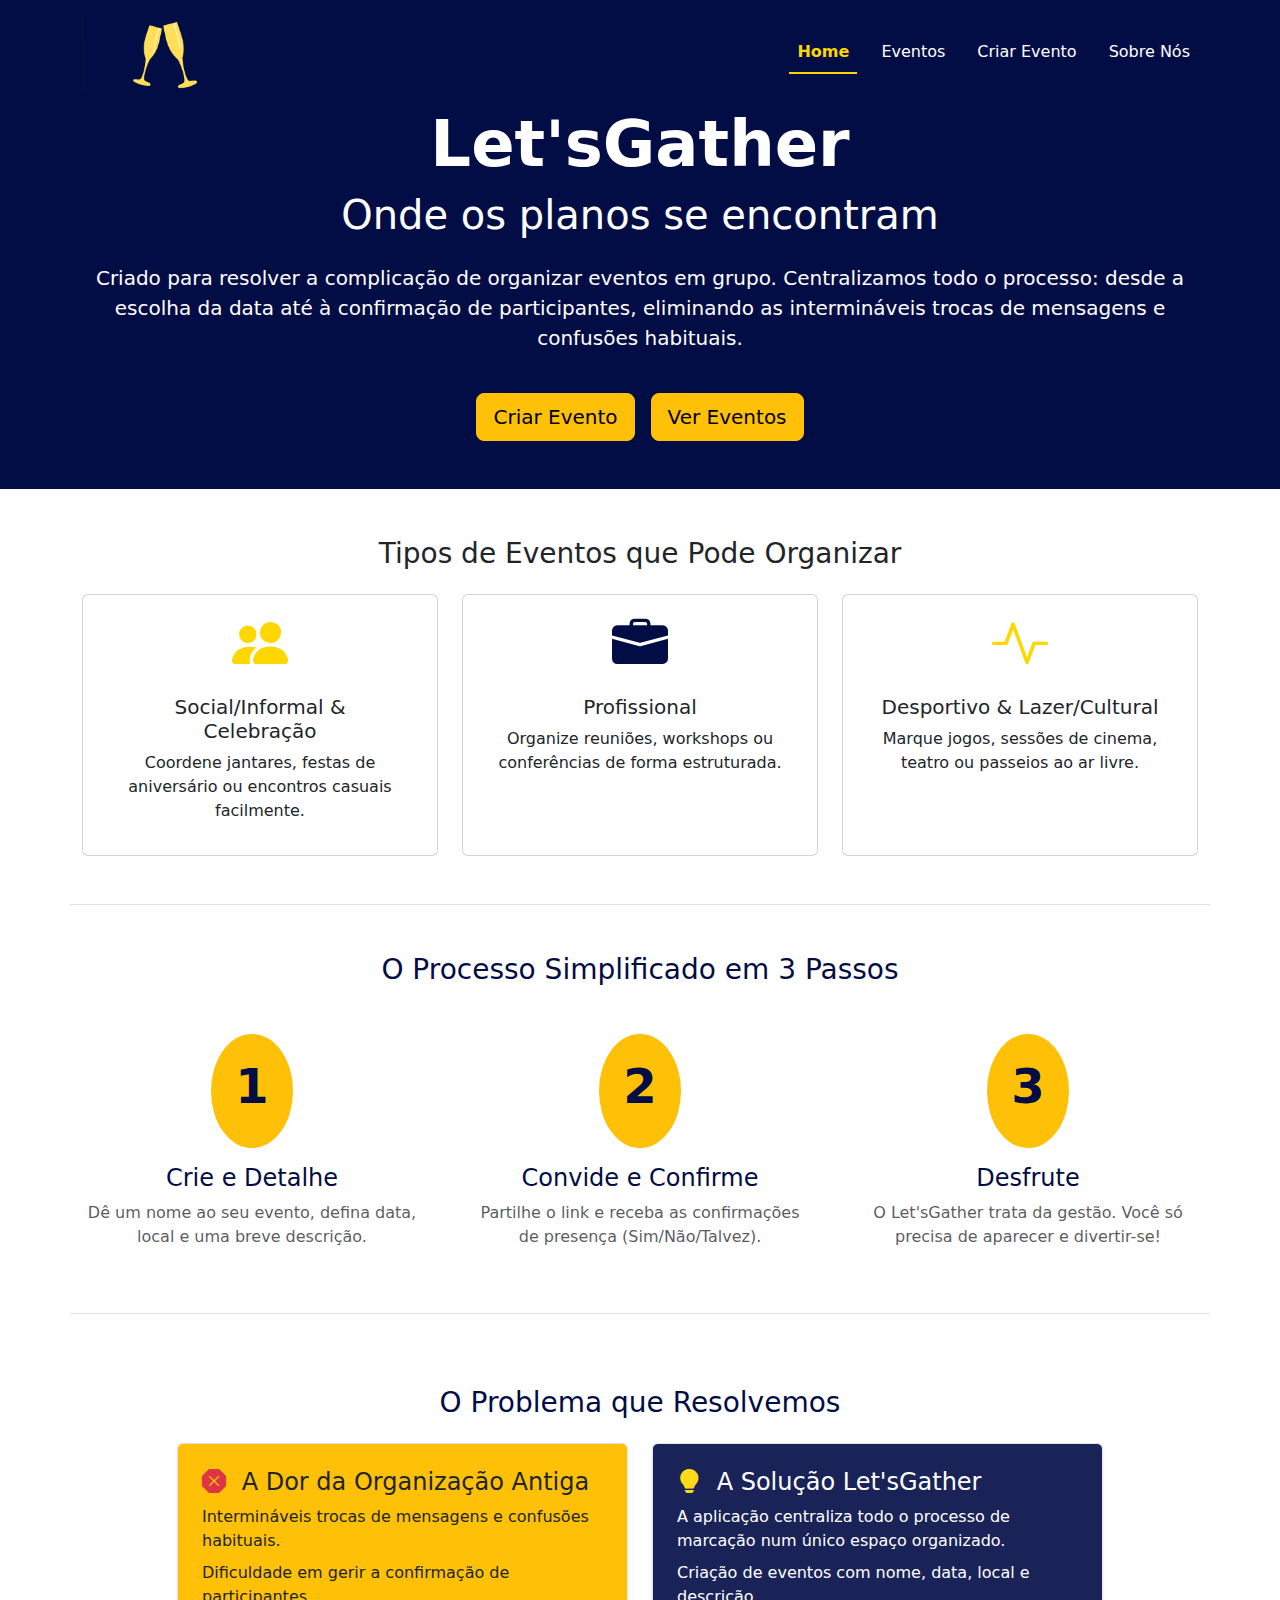
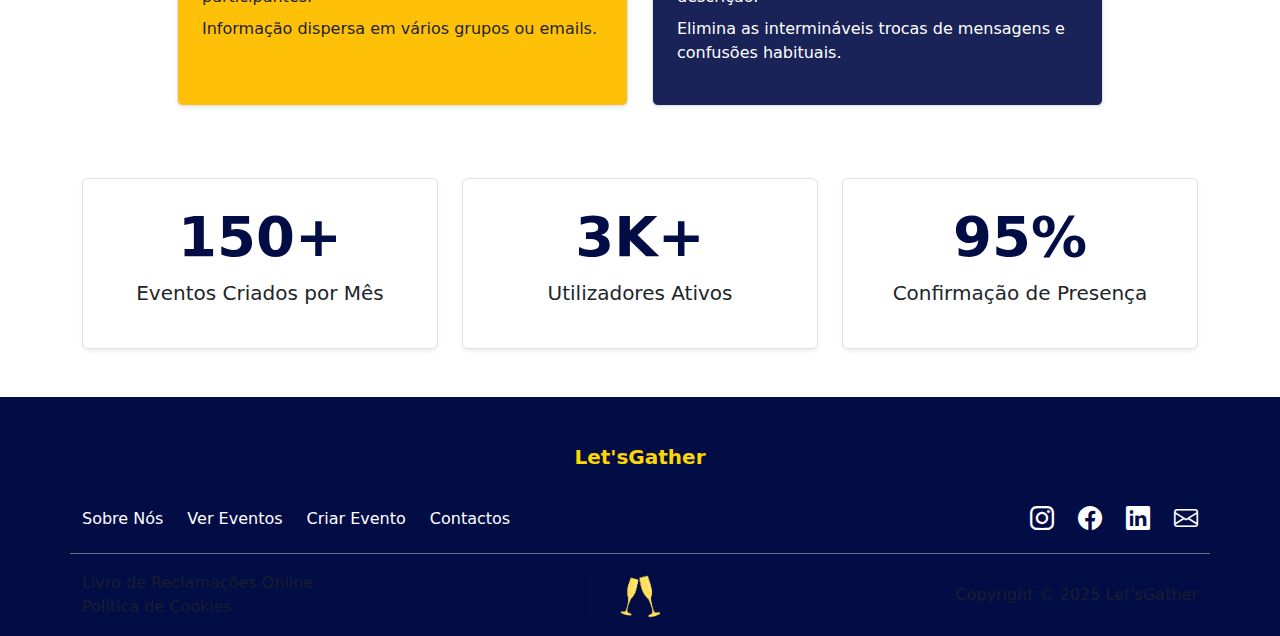
<file: index.html>
<!DOCTYPE html>
<html lang="pt-pt">
<head>
    <meta charset="UTF-8">
    <meta name="viewport" content="width=device-width, initial-scale=1.0">
    <title>Let'sGather - Onde os planos se encontram</title>
    <link rel="shortcut icon" href="imgs/logo-cima.png">
    <link rel="stylesheet" href="css/bootstrap.min.css">
    <link rel="stylesheet" href="css/bootstrap-icons.min.css">
    <link rel="stylesheet" href="css/custom.css">
</head>
<body>

    <nav class="navbar navbar-expand-lg navbar-custom">
        <div class="container">
            <a class="navbar-brand" href="index.html">
                <img style="max-height: 80px;width: auto;" src="imgs/logo-min.png" alt="Logo Let'sGather" srcset="">
            </a>
            <button class="navbar-toggler" type="button" data-bs-toggle="collapse" data-bs-target="#menu-principal" aria-controls="navbarNavAltMarkup" aria-expanded="false" aria-label="Toggle navigation">
            <span class="navbar-toggler-icon"></span>
            </button>
            <div class="collapse navbar-collapse" id="menu-principal">
                <div class="navbar-nav nav-underline ms-auto">
                    <a class="nav-link active" aria-current="page" href="index.html">Home</a>
                    <a class="nav-link" href="eventos.html">Eventos</a>
                    <a class="nav-link" aria-current="page" href="criar-evento.html">Criar Evento</a>    
                    <a class="nav-link" href="contactos.html">Sobre Nós</a>
                </div>
            </div>
        </div>
    </nav>
    
 <header class="hero-section text-center pb-5">
    <div class="container">
        <h1 class="display-3 fw-bold">Let'sGather</h1>
        <h2 class="display-6">Onde os planos se encontram</h2>
        <p class="lead mt-4">Criado para resolver a complicação de organizar eventos em grupo. Centralizamos todo o processo: desde a escolha da data até à confirmação de participantes, eliminando as intermináveis trocas de mensagens e confusões habituais. </p>
        
        <div class="d-inline-flex gap-3 mt-4 justify-content-center">
            
            <a href="criar-evento.html" class="btn btn-warning btn-lg">
             Criar Evento
            </a>
            
            <a href="eventos.html" class="btn btn-warning btn-lg">
                Ver Eventos
            </a>
        </div>
        
    </div>
</header>

    <section class="container my-5">
        <h3 class="text-center mb-4">Tipos de Eventos que Pode Organizar</h3>
        <div class="row row-cols-1 row-cols-md-3 g-4">
            <div class="col">
                <div class="card h-100 text-center p-3">
                    <i class="bi bi-people-fill display-4 icon-yellow"></i>
                    <div class="card-body">
                        <h5 class="card-title">Social/Informal & Celebração</h5>
                        <p class="card-text">Coordene jantares, festas de aniversário ou encontros casuais facilmente.</p>
                    </div>
                </div>
            </div>
            <div class="col">
                <div class="card h-100 text-center p-3">
                    <i class="bi bi-briefcase-fill display-4 text-letsgather-blue"></i>
                    <div class="card-body">
                        <h5 class="card-title">Profissional</h5>
                        <p class="card-text">Organize reuniões, workshops ou conferências de forma estruturada.</p>
                    </div>
                </div>
            </div>
            <div class="col">
                <div class="card h-100 text-center p-3">
                    <i class="bi bi-activity display-4 icon-yellow"></i>
                    <div class="card-body">
                        <h5 class="card-title">Desportivo & Lazer/Cultural</h5>
                        <p class="card-text">Marque jogos, sessões de cinema, teatro ou passeios ao ar livre. </p>
                    </div>
                </div>
            </div>
        </div>
    </section>

    <section class="container my-5 py-5 border-top border-bottom">
    <h3 class="text-center text-letsgather-blue mb-5">O Processo Simplificado em 3 Passos</h3>
    
    <div class="row row-cols-1 row-cols-md-3 g-5 text-center">
        
        <div class="col">
            <div class="rounded-circle d-inline-block p-4 mb-3 bg-warning">
                <h2 class="display-5 text-letsgather-blue fw-bold">1</h2>
            </div>
            <h4 class="text-letsgather-blue">Crie e Detalhe</h4>
            <p class="text-muted">Dê um nome ao seu evento, defina data, local e uma breve descrição.</p>
        </div>
        
        <div class="col">
            <div class="rounded-circle d-inline-block p-4 mb-3 bg-warning">
                <h2 class="display-5 text-letsgather-blue fw-bold">2</h2>
            </div>
            <h4 class="text-letsgather-blue">Convide e Confirme</h4>
            <p class="text-muted">Partilhe o link e receba as confirmações de presença (Sim/Não/Talvez).</p>
        </div>
        
        <div class="col">
            <div class="rounded-circle d-inline-block p-4 mb-3 bg-warning">
                <h2 class="display-5 text-letsgather-blue fw-bold">3</h2>
            </div>
            <h4 class="text-letsgather-blue">Desfrute</h4>
            <p class="text-muted">O Let'sGather trata da gestão. Você só precisa de aparecer e divertir-se!</p>
        </div>
        
    </div>
</section>

    <section class="container my-5 py-4">
    <div class="row justify-content-center">
        <div class="col-lg-10">
            <h3 class="text-center text-letsgather-blue mb-4">O Problema que Resolvemos</h3>
            
            <div class="row g-4">
                
                <div class="col-md-6">
                    <div class="p-4 border rounded shadow-sm h-100 bg-warning text-dark" style="position: relative;"> 
                         <h4 class="text-dark"><i class="bi bi-x-octagon-fill me-2 text-danger"></i> A Dor da Organização Antiga</h4>
                        <ul class="list-unstyled">
                            <li class="mb-2">Intermináveis trocas de mensagens e confusões habituais.</li>
                            <li class="mb-2">Dificuldade em gerir a confirmação de participantes.</li>
                            <li class="mb-2">Informação dispersa em vários grupos ou emails.</li>
                        </ul>
                    </div>
                </div>
                
                <div class="col-md-6">
                    <div class="p-4 border rounded shadow-sm h-100 bg-dark-custom text-white" style="position: relative; opacity: 0.9;">
                        <h4 class="text-white"><i class="bi bi-lightbulb-fill me-2 icon-yellow"></i> A Solução Let'sGather</h4>
                        <ul class="list-unstyled">
                            <li class="mb-2">A aplicação centraliza todo o processo de marcação num único espaço organizado.</li>
                            <li class="mb-2">Criação de eventos com nome, data, local e descrição.</li>
                            <li class="mb-2">Elimina as intermináveis trocas de mensagens e confusões habituais.</li>
                        </ul>
                    </div>
                </div>
            </div>
        </div>
    </div>
</section>

<section class="container my-5 text-center">
    <div class="row row-cols-1 row-cols-md-3 g-4">
        <div class="col">
            <div class="p-4 border rounded bg-white h-100 shadow-sm">
                <h2 class="display-4 text-letsgather-blue fw-bold">150+</h2>
                <p class="lead">Eventos Criados por Mês</p>
            </div>
        </div>
        <div class="col">
            <div class="p-4 border rounded bg-white h-100 shadow-sm">
                <h2 class="display-4 text-letsgather-blue fw-bold">3K+</h2>
                <p class="lead">Utilizadores Ativos</p>
            </div>
        </div>
        <div class="col">
            <div class="p-4 border rounded bg-white h-100 shadow-sm">
                <h2 class="display-4 text-letsgather-blue fw-bold">95%</h2>
                <p class="lead">Confirmação de Presença </p>
            </div>
        </div>
    </div>
</section>



    <footer class="bg-dark-custom text-white pt-5 mt-5">
    <div class="container">
        
        <div class="row justify-content-center mb-4">
            <div class="col-md-6 text-center">
                <h3 class="mb-2 fw-bold icon-yellow fs-5">Let'sGather</h3> 
            </div>
        </div>
        
        <div class="row pb-3 border-bottom border-secondary">
            
            <div class="col-md-6 d-flex justify-content-start align-items-center">
                <ul class="list-unstyled d-flex gap-4 mb-0 fs-6">
                    <li><a href="contactos.html" class="text-white text-decoration-none">Sobre Nós</a></li>
                    <li><a href="eventos.html" class="text-white text-decoration-none">Ver Eventos</a></li>
                    <li><a href="criar-evento.html" class="text-white text-decoration-none">Criar Evento</a></li>
                    <li><a href="contactos.html" class="text-white text-decoration-none">Contactos</a></li>
                </ul>
            </div>
            
            <div class="col-md-6 d-flex justify-content-end align-items-center">
                <ul class="list-unstyled d-flex gap-4 mb-0 fs-4">
                    <li><a href="#" class="text-white"><i class="bi bi-instagram"></i></a></li>
                    <li><a href="#" class="text-white"><i class="bi bi-facebook"></i></a></li>
                    <li><a href="#" class="text-white"><i class="bi bi-linkedin"></i></a></li>
                    <li><a href="mailto:info@letsgather.com" class="text-white"><i class="bi bi-envelope"></i></a></li>
                </ul>
            </div>
        </div>
        
        <div class="row pt-3 pb-3 align-items-center">
            
            <div class="col-md-4">
                <ul class="list-unstyled mb-0">
                    <li><a href="#" class="text-muted text-decoration-none">Livro de Reclamações Online</a></li>
                    <li><a href="#" class="text-muted text-decoration-none">Política de Cookies</a></li>
                </ul>
            </div>
            
            <div class="col-md-4 text-center">
                <img src="imgs/logo-min.png" alt="Logo Let'sGather" style="max-height: 50px; width: auto;" class="img-fluid">
            </div>
            
            <div class="col-md-4 text-end">
                <p class="mb-0 text-muted">Copyright © 2025 Let'sGather</p>
            </div>
        </div>
        
    </div>
</footer>
            

    <script src="js/bootstrap.bundle.min.js"></script>
</body>
</html>
</file>
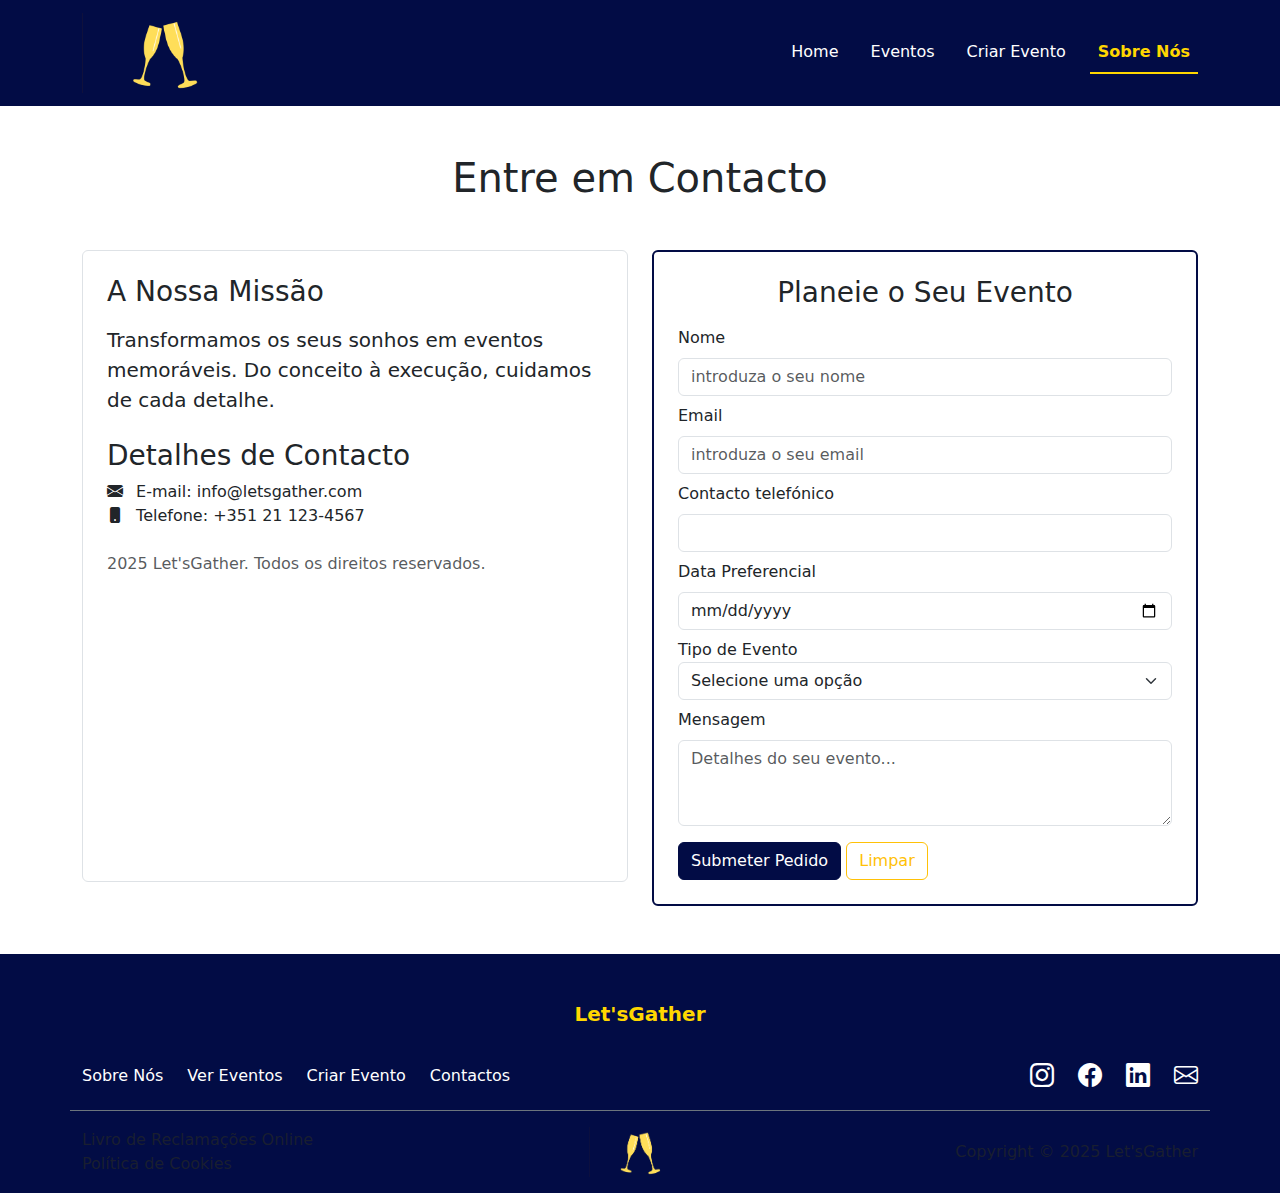
<file: contactos.html>
<!DOCTYPE html>
<html lang="pt-pt">
<head>
    <meta charset="UTF-8">
    <meta name="viewport" content="width=device-width, initial-scale=1.0">
    <title>Let'sGather - Contactos</title>
    <link rel="shortcut icon" href="imgs/logo-cima.png">
    <link rel="stylesheet" href="css/bootstrap.min.css">
    <link rel="stylesheet" href="css/bootstrap-icons.min.css">
    <link rel="stylesheet" href="css/custom.css">
</head>
<body>

    <nav class="navbar navbar-expand-lg navbar-custom">
        <div class="container">
            <a class="navbar-brand" href="index.html">
                <img style="max-height: 80px;width: auto;" src="imgs/logo-min.png" alt="Logo Let'sGather" srcset="">
            </a>
            <button class="navbar-toggler" type="button" data-bs-toggle="collapse" data-bs-target="#menu-principal" aria-controls="navbarNavAltMarkup" aria-expanded="false" aria-label="Toggle navigation">
            <span class="navbar-toggler-icon"></span>
            </button>
            <div class="collapse navbar-collapse" id="menu-principal">
                <div class="navbar-nav nav-underline ms-auto">
                    <a class="nav-link" href="index.html">Home</a>
                    <a class="nav-link" href="eventos.html">Eventos</a>
                    <a class="nav-link" aria-current="page" href="criar-evento.html">Criar Evento</a> 
                    <a class="nav-link active" aria-current="page" href="contactos.html">Sobre Nós</a>
                </div>
            </div>
        </div>
    </nav>

    <div class="container my-5">
        <h1 class="text-center mb-5">Entre em Contacto</h1>

        <div class="row">
            <div class="col-lg-6 mb-4">
                <div class="p-4 border rounded h-100">
                    <h3 class="mb-3">A Nossa Missão</h3>
                    <p class="lead">Transformamos os seus sonhos em eventos memoráveis. Do conceito à execução, cuidamos de cada detalhe.</p>
                    
                    <h3 class="mt-4">Detalhes de Contacto</h3>
                    <ul class="list-unstyled">
                        <li><i class="bi bi-envelope-fill me-2"></i> E-mail: info@letsgather.com</li>
                        <li><i class="bi bi-phone-fill me-2"></i> Telefone: +351 21 123-4567</li>
                    </ul>
                    <p class="text-muted mt-4">2025 Let'sGather. Todos os direitos reservados.</p>
                </div>
            </div>

            <div class="col-lg-6">
                <div class="mx-auto p-4 border border-2 border-letsgather-blue rounded">
                    <h3 class="mb-3 text-center">Planeie o Seu Evento</h3>
                    <form action="trataContacto.php" method="post"> 
                        
                        <div class="mb-2">
                            <label for="f-nome" class="form-label">Nome</label>
                            <input id="f-nome" name="fNome" type="text" class="form-control" placeholder="introduza o seu nome" required>
                        </div>

                        <div class="mb-2">
                            <label for="f-email" class="form-label">Email</label>
                            <input id="f-email" name="fEmail" type="email" class="form-control" placeholder="introduza o seu email" required>
                        </div>

                        <div class="mb-2">
                            <label for="f-tel" class="form-label">Contacto telefónico</label>
                            <input id="f-tel" name="fTel" pattern="\d+" type="text" class="form-control" >
                        </div>

                        <div class="mb-2">
                            <label for="f-dia" class="form-label">Data Preferencial</label>
                            <input id="f-dia" name="fDia" type="date" class="form-control">
                        </div>
                        
                        <div class="mb-2">
                            <label for="f-tipo-evento">Tipo de Evento</label>
                            <select id="f-tipo-evento" name="fTipoEvento" class="form-select" aria-label="Tipo de Evento">
                                <option selected>Selecione uma opção</option>
                                <option value="1">Social/Informal</option>
                                <option value="2">Celebração</option>
                                <option value="3">Profissional</option>
                                <option value="4">Desportivo</option>
                                <option value="5">Lazer/Cultural</option>
                            </select>
                        </div>

                        <div class="mb-3">
                            <label for="f-mensagem" class="form-label">Mensagem</label>
                            <textarea id="f-mensagem" name="fMensagem" class="form-control" rows="3" placeholder="Detalhes do seu evento..."></textarea>
                        </div>

                        <div>
                            <button type="submit" class="btn btn-letsgather-blue">Submeter Pedido</button>
                            <button type="reset" class="btn btn-outline-warning">Limpar</button>
                        </div>

                    </form>
                </div>
            </div>
        </div>
    </div>

    <footer class="bg-dark-custom text-white pt-5 mt-5">
    <div class="container">
        
        <div class="row justify-content-center mb-4">
            <div class="col-md-6 text-center">
                <h3 class="mb-2 fw-bold icon-yellow fs-5">Let'sGather</h3> 
            </div>
        </div>
        
        <div class="row pb-3 border-bottom border-secondary">
            
            <div class="col-md-6 d-flex justify-content-start align-items-center">
                <ul class="list-unstyled d-flex gap-4 mb-0 fs-6">
                    <li><a href="contactos.html" class="text-white text-decoration-none">Sobre Nós</a></li>
                    <li><a href="eventos.html" class="text-white text-decoration-none">Ver Eventos</a></li>
                    <li><a href="criar-evento.html" class="text-white text-decoration-none">Criar Evento</a></li>
                    <li><a href="contactos.html" class="text-white text-decoration-none">Contactos</a></li>
                </ul>
            </div>
            
            <div class="col-md-6 d-flex justify-content-end align-items-center">
                <ul class="list-unstyled d-flex gap-4 mb-0 fs-4">
                    <li><a href="#" class="text-white"><i class="bi bi-instagram"></i></a></li>
                    <li><a href="#" class="text-white"><i class="bi bi-facebook"></i></a></li>
                    <li><a href="#" class="text-white"><i class="bi bi-linkedin"></i></a></li>
                    <li><a href="mailto:info@letsgather.com" class="text-white"><i class="bi bi-envelope"></i></a></li>
                </ul>
            </div>
        </div>
        
        <div class="row pt-3 pb-3 align-items-center">
            
            <div class="col-md-4">
                <ul class="list-unstyled mb-0">
                    <li><a href="#" class="text-muted text-decoration-none">Livro de Reclamações Online</a></li>
                    <li><a href="#" class="text-muted text-decoration-none">Política de Cookies</a></li>
                </ul>
            </div>
            
            <div class="col-md-4 text-center">
                <img src="imgs/logo-min.png" alt="Logo Let'sGather" style="max-height: 50px; width: auto;" class="img-fluid">
            </div>
            
            <div class="col-md-4 text-end">
                <p class="mb-0 text-muted">Copyright © 2025 Let'sGather</p>
            </div>
        </div>
        
    </div>
</footer>

    <script src="js/bootstrap.bundle.min.js"></script>
</body>
</html>
</file>
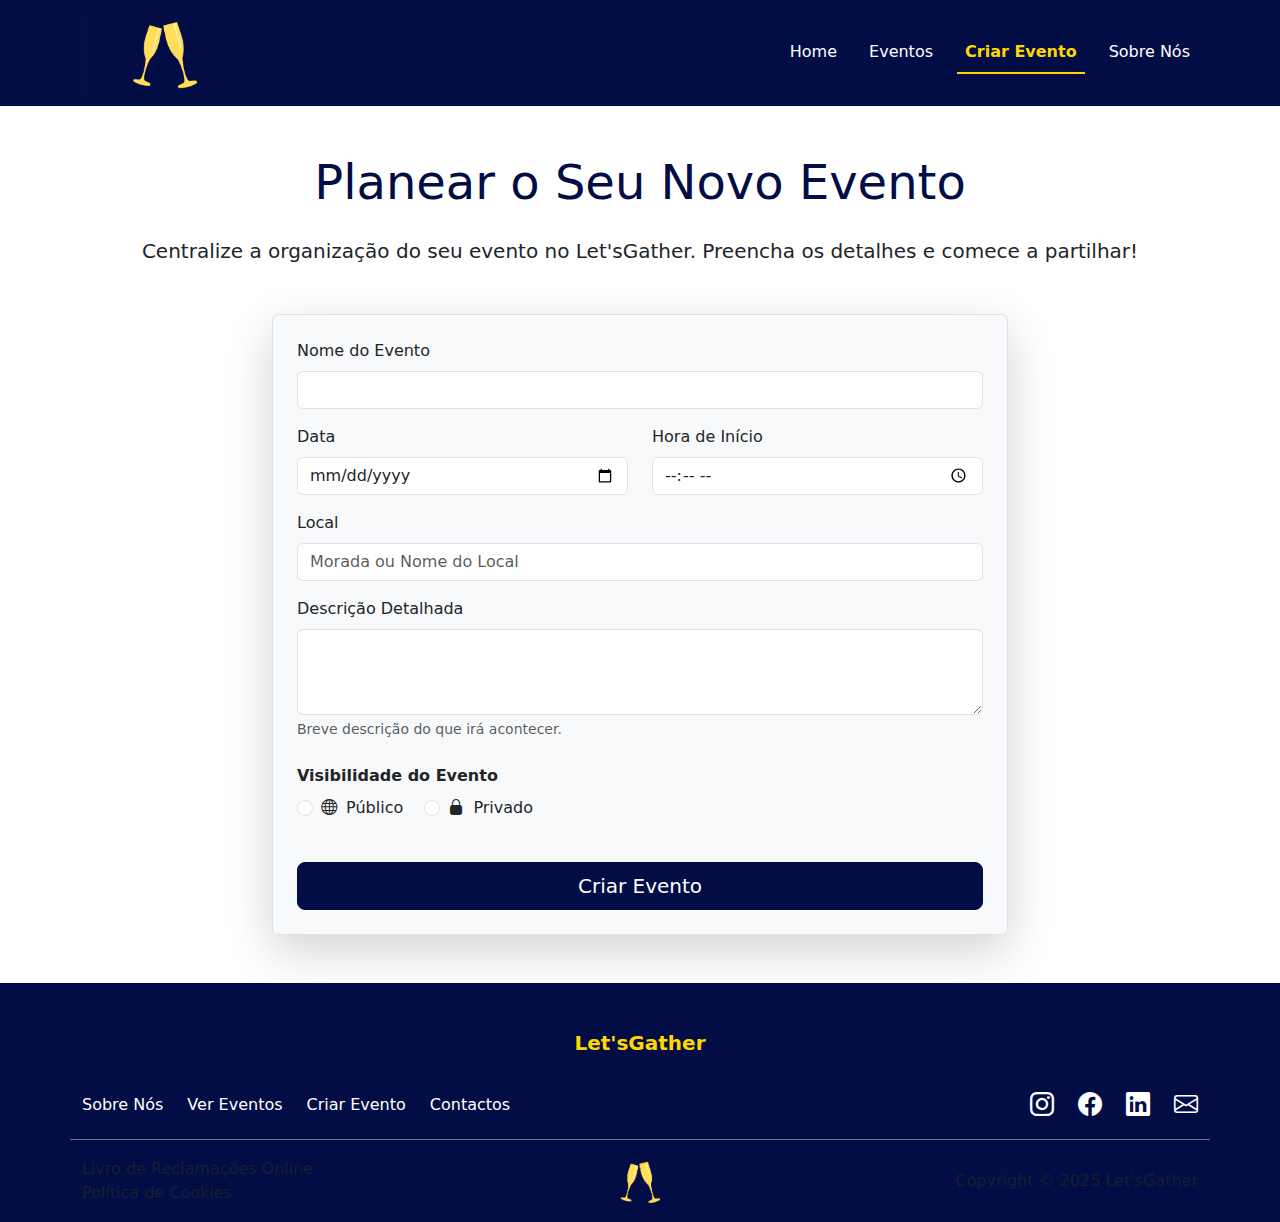
<file: criar-evento.html>
<!DOCTYPE html>
<html lang="pt-pt">
<head>
    <meta charset="UTF-8">
    <meta name="viewport" content="width=device-width, initial-scale=1.0">
    <title>Let'sGather - Criar Novo Evento</title>
    <link rel="shortcut icon" href="imgs/logo-cima.png">
    <link rel="stylesheet" href="css/bootstrap.min.css">
    <link rel="stylesheet" href="css/bootstrap-icons.min.css">
    <link rel="stylesheet" href="css/custom.css"> 
</head>
<body>
    <nav class="navbar navbar-expand-lg navbar-custom">
    <div class="container">
        <a class="navbar-brand" href="index.html">
            <img style="max-height: 80px;width: auto;" src="imgs/logo-min.png" alt="Logo Let'sGather" srcset="">
        </a>
        <button class="navbar-toggler" type="button" data-bs-toggle="collapse" data-bs-target="#menu-principal" aria-controls="navbarNavAltMarkup" aria-expanded="false" aria-label="Toggle navigation">
        <span class="navbar-toggler-icon"></span>
        </button>
        <div class="collapse navbar-collapse" id="menu-principal">
            <div class="navbar-nav nav-underline ms-auto">
                <a class="nav-link" href="index.html">Home</a>
                <a class="nav-link" aria-current="page" href="eventos.html">Eventos</a>
                <a class="nav-link active" href="criar-evento.html">Criar Evento</a>
                <a class="nav-link" href="contactos.html">Sobre Nós</a>
            </div>
        </div>
    </div>
</nav>

    <main class="container my-5">
        <h1 class="display-5 text-letsgather-blue text-center mb-4">Planear o Seu Novo Evento</h1>
        <p class="lead text-center mb-5">Centralize a organização do seu evento no Let'sGather. Preencha os detalhes e comece a partilhar!</p>

        <div class="row justify-content-center">
            <div class="col-lg-8">
                <div class="p-4 border rounded shadow-lg bg-light">
                    <form action="trataCriacaoEvento.php" method="post">
                        
                        <div class="mb-3">
                            <label for="nome-evento" class="form-label">Nome do Evento</label>
                            <input id="nome-evento" type="text" class="form-control" required>
                        </div>

                        <div class="row">
                            <div class="col-md-6 mb-3">
                                <label for="data-evento" class="form-label">Data</label>
                                <input id="data-evento" type="date" class="form-control" required>
                            </div>
                            <div class="col-md-6 mb-3">
                                <label for="hora-evento" class="form-label">Hora de Início</label>
                                <input id="hora-evento" type="time" class="form-control">
                            </div>
                        </div>
                        
                        <div class="mb-3">
                            <label for="local-evento" class="form-label">Local</label>
                            <input id="local-evento" type="text" class="form-control" placeholder="Morada ou Nome do Local" required>
                        </div>
                        
                        <div class="mb-4">
                            <label for="descricao-evento" class="form-label">Descrição Detalhada</label>
                            <textarea id="descricao-evento" class="form-control" rows="3"></textarea>
                            <div class="form-text">Breve descrição do que irá acontecer.</div>
                        </div>

                        <div class="mb-4">
                            <label class="form-label d-block fw-bold">Visibilidade do Evento</label>
                            <div class="form-check form-check-inline">
                                <input class="form-check-input" type="radio" name="visibilidade" id="visibilidade-publico" value="publico" required>
                                <label class="form-check-label" for="visibilidade-publico"><i class="bi bi-globe me-1"></i> Público</label>
                            </div>
                            <div class="form-check form-check-inline">
                                <input class="form-check-input" type="radio" name="visibilidade" id="visibilidade-privado" value="privado">
                                <label class="form-check-label" for="visibilidade-privado"><i class="bi bi-lock-fill me-1"></i> Privado</label>
                            </div>
                        </div>

                        <button type="submit" class="btn btn-letsgather-blue btn-lg w-100 mt-3">Criar Evento</button>
                    </form>
                </div>
            </div>
        </div>

    </main>

    <footer class="bg-dark-custom text-white pt-5 mt-5">
    <div class="container">
        
        <div class="row justify-content-center mb-4">
            <div class="col-md-6 text-center">
                <h3 class="mb-2 fw-bold icon-yellow fs-5">Let'sGather</h3> 
            </div>
        </div>
        
        <div class="row pb-3 border-bottom border-secondary">
            
            <div class="col-md-6 d-flex justify-content-start align-items-center">
                <ul class="list-unstyled d-flex gap-4 mb-0 fs-6">
                    <li><a href="contactos.html" class="text-white text-decoration-none">Sobre Nós</a></li>
                    <li><a href="eventos.html" class="text-white text-decoration-none">Ver Eventos</a></li>
                    <li><a href="criar-evento.html" class="text-white text-decoration-none">Criar Evento</a></li>
                    <li><a href="contactos.html" class="text-white text-decoration-none">Contactos</a></li>
                </ul>
            </div>
            
            <div class="col-md-6 d-flex justify-content-end align-items-center">
                <ul class="list-unstyled d-flex gap-4 mb-0 fs-4">
                    <li><a href="#" class="text-white"><i class="bi bi-instagram"></i></a></li>
                    <li><a href="#" class="text-white"><i class="bi bi-facebook"></i></a></li>
                    <li><a href="#" class="text-white"><i class="bi bi-linkedin"></i></a></li>
                    <li><a href="mailto:info@letsgather.com" class="text-white"><i class="bi bi-envelope"></i></a></li>
                </ul>
            </div>
        </div>
        
        <div class="row pt-3 pb-3 align-items-center">
            
            <div class="col-md-4">
                <ul class="list-unstyled mb-0">
                    <li><a href="#" class="text-muted text-decoration-none">Livro de Reclamações Online</a></li>
                    <li><a href="#" class="text-muted text-decoration-none">Política de Cookies</a></li>
                </ul>
            </div>
            
            <div class="col-md-4 text-center">
                <img src="imgs/logo-min.png" alt="Logo Let'sGather" style="max-height: 50px; width: auto;" class="img-fluid">
            </div>
            
            <div class="col-md-4 text-end">
                <p class="mb-0 text-muted">Copyright © 2025 Let'sGather</p>
            </div>
        </div>
        
    </div>
</footer>
    
    <script src="js/bootstrap.bundle.min.js"></script>
</body>
</html>
</file>
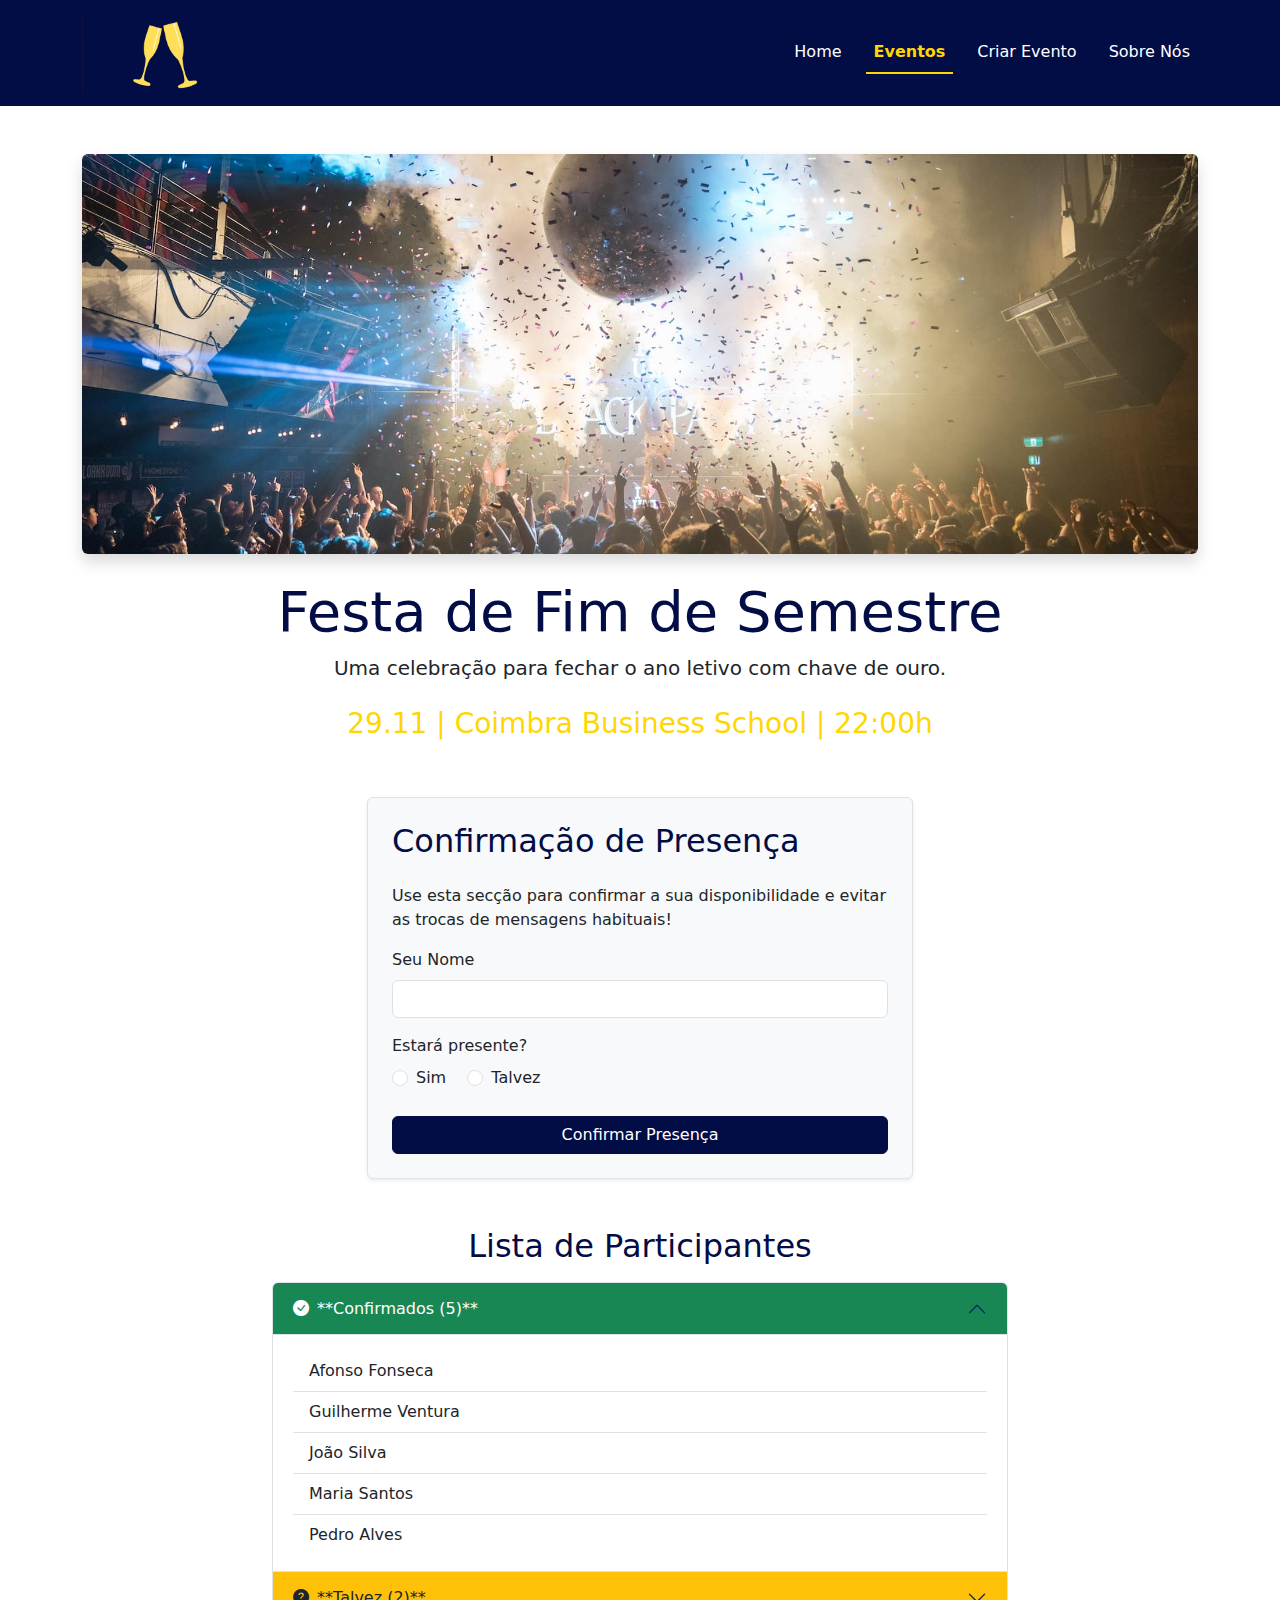
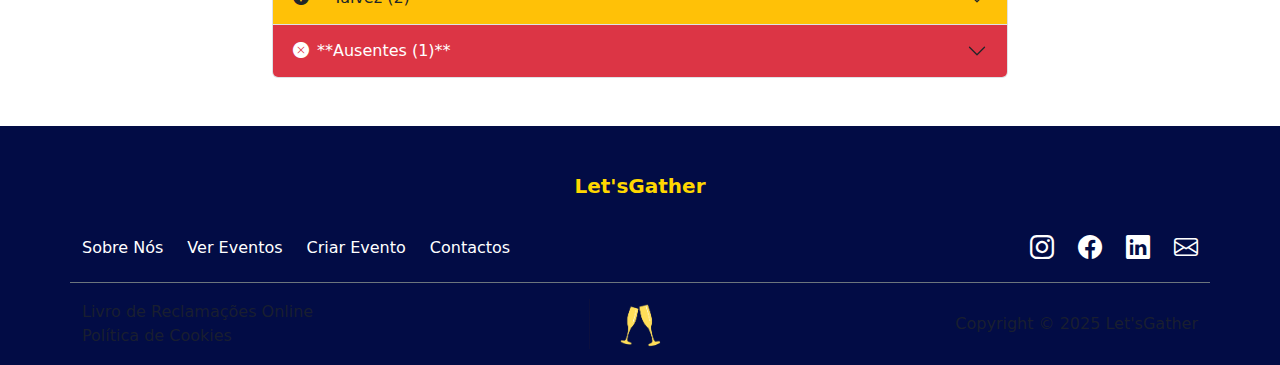
<file: evento-1.html>
<!DOCTYPE html>
<html lang="pt-pt">
<head>
    <meta charset="UTF-8">
    <meta name="viewport" content="width=device-width, initial-scale=1.0">
    <title>Let'sGather - Festa de Fim de Semestre</title>
    <link rel="shortcut icon" href="imgs/logo-cima.png">
    <link rel="stylesheet" href="css/bootstrap.min.css">
    <link rel="stylesheet" href="css/bootstrap-icons.min.css">
    <link rel="stylesheet" href="css/custom.css"> 
</head>
<body>

    <nav class="navbar navbar-expand-lg navbar-custom">
    <div class="container">
        <a class="navbar-brand" href="index.html">
            <img style="max-height: 80px;width: auto;" src="imgs/logo-min.png" alt="Logo Let'sGather" srcset="">
        </a>
        <button class="navbar-toggler" type="button" data-bs-toggle="collapse" data-bs-target="#menu-principal" aria-controls="navbarNavAltMarkup" aria-expanded="false" aria-label="Toggle navigation">
        <span class="navbar-toggler-icon"></span>
        </button>
        <div class="collapse navbar-collapse" id="menu-principal">
            <div class="navbar-nav nav-underline ms-auto">
                <a class="nav-link" href="index.html">Home</a>
                <a class="nav-link active" aria-current="page" href="eventos.html">Eventos</a>
                <a class="nav-link" href="criar-evento.html">Criar Evento</a>
                <a class="nav-link" href="contactos.html">Sobre Nós</a>
            </div>
        </div>
    </div>
</nav>

    <main class="container my-5">
        <div class="row mb-5">
            <div class="col-12 text-center">
                <img src="imgs/festasemestrejpg.jpg" alt="Festa de Fim de Semestre" class="img-fluid rounded shadow img-detail-cover">
            </div>
            <div class="col-12 text-center mt-4">
                <h1 class="display-4 text-letsgather-blue">Festa de Fim de Semestre</h1>
                <p class="lead">Uma celebração para fechar o ano letivo com chave de ouro.</p>
                <h3 class="mt-4 icon-yellow">29.11 | Coimbra Business School | 22:00h</h3>
            </div>
        </div>

        <div class="row justify-content-center">
            <div class="col-lg-6">
                <div class="p-4 border rounded shadow-sm bg-light">
                    <h2 class="text-letsgather-blue mb-4">Confirmação de Presença</h2>
                    <p>Use esta secção para confirmar a sua disponibilidade e evitar as trocas de mensagens habituais!</p>
                    
                    <form action="trataPresenca.php" method="post">
                        
                        <div class="mb-3">
                            <label for="f-nome" class="form-label">Seu Nome</label>
                            <input id="f-nome" type="text" class="form-control" required>
                        </div>
                        
                        <div class="mb-4">
                            <label class="form-label d-block">Estará presente?</label>
                            <div class="form-check form-check-inline">
                                <input class="form-check-input" type="radio" name="presenca" id="presencaSim" value="Sim" required>
                                <label class="form-check-label" for="presencaSim">Sim</label>
                            </div>
                            <div class="form-check form-check-inline">
                                <input class="form-check-input" type="radio" name="presenca" id="presencaTalvez" value="Talvez">
                                <label class="form-check-label" for="presencaTalvez">Talvez</label>
                            </div>
                        </div>

                        <button type="submit" class="btn btn-letsgather-blue w-100">Confirmar Presença</button>
                    </form>
                </div>
            </div>
        </div>

        <div class="row justify-content-center mt-5">
    <div class="col-lg-8">
        <h2 class="text-letsgather-blue mb-3 text-center">Lista de Participantes </h2>

        <div class="accordion" id="listaParticipantes">
            
            <div class="accordion-item">
                <h2 class="accordion-header" id="headingConfirmados">
                    <button class="accordion-button bg-success text-white" type="button" data-bs-toggle="collapse" data-bs-target="#collapseConfirmados" aria-expanded="true" aria-controls="collapseConfirmados">
                        <i class="bi bi-check-circle-fill me-2"></i> **Confirmados (5)**
                    </button>
                </h2>
                <div id="collapseConfirmados" class="accordion-collapse collapse show" aria-labelledby="headingConfirmados" data-bs-parent="#listaParticipantes">
                    <div class="accordion-body">
                        <ul class="list-group list-group-flush">
                            <li class="list-group-item">Afonso Fonseca</li>
                            <li class="list-group-item">Guilherme Ventura</li>
                            <li class="list-group-item">João Silva</li>
                            <li class="list-group-item">Maria Santos</li>
                            <li class="list-group-item">Pedro Alves</li>
                        </ul>
                    </div>
                </div>
            </div>

            <div class="accordion-item">
                <h2 class="accordion-header" id="headingTalvez">
                    <button class="accordion-button collapsed bg-warning text-dark" type="button" data-bs-toggle="collapse" data-bs-target="#collapseTalvez" aria-expanded="false" aria-controls="collapseTalvez">
                        <i class="bi bi-question-circle-fill me-2"></i> **Talvez (2)**
                    </button>
                </h2>
                <div id="collapseTalvez" class="accordion-collapse collapse" aria-labelledby="headingTalvez" data-bs-parent="#listaParticipantes">
                    <div class="accordion-body">
                        <ul class="list-group list-group-flush">
                            <li class="list-group-item">Teresa Gomes</li>
                            <li class="list-group-item">Carlos Sousa</li>
                        </ul>
                    </div>
                </div>
            </div>

            <div class="accordion-item">
                <h2 class="accordion-header" id="headingAusentes">
                    <button class="accordion-button collapsed bg-danger text-white" type="button" data-bs-toggle="collapse" data-bs-target="#collapseAusentes" aria-expanded="false" aria-controls="collapseAusentes">
                        <i class="bi bi-x-circle-fill me-2"></i> **Ausentes (1)**
                    </button>
                </h2>
                <div id="collapseAusentes" class="accordion-collapse collapse" aria-labelledby="headingAusentes" data-bs-parent="#listaParticipantes">
                    <div class="accordion-body">
                        <ul class="list-group list-group-flush">
                            <li class="list-group-item">Filipa Rodrigues</li>
                        </ul>
                    </div>
                </div>
            </div>

        </div> 
        </div>
</div>

    </main>

    <footer class="bg-dark-custom text-white pt-5 mt-5">
    <div class="container">
        
        <div class="row justify-content-center mb-4">
            <div class="col-md-6 text-center">
                <h3 class="mb-2 fw-bold icon-yellow fs-5">Let'sGather</h3> 
            </div>
        </div>
        
        <div class="row pb-3 border-bottom border-secondary">
            
            <div class="col-md-6 d-flex justify-content-start align-items-center">
                <ul class="list-unstyled d-flex gap-4 mb-0 fs-6">
                    <li><a href="contactos.html" class="text-white text-decoration-none">Sobre Nós</a></li>
                    <li><a href="eventos.html" class="text-white text-decoration-none">Ver Eventos</a></li>
                    <li><a href="criar-evento.html" class="text-white text-decoration-none">Criar Evento</a></li>
                    <li><a href="contactos.html" class="text-white text-decoration-none">Contactos</a></li>
                </ul>
            </div>
            
            <div class="col-md-6 d-flex justify-content-end align-items-center">
                <ul class="list-unstyled d-flex gap-4 mb-0 fs-4">
                    <li><a href="#" class="text-white"><i class="bi bi-instagram"></i></a></li>
                    <li><a href="#" class="text-white"><i class="bi bi-facebook"></i></a></li>
                    <li><a href="#" class="text-white"><i class="bi bi-linkedin"></i></a></li>
                    <li><a href="mailto:info@letsgather.com" class="text-white"><i class="bi bi-envelope"></i></a></li>
                </ul>
            </div>
        </div>
        
        <div class="row pt-3 pb-3 align-items-center">
            
            <div class="col-md-4">
                <ul class="list-unstyled mb-0">
                    <li><a href="#" class="text-muted text-decoration-none">Livro de Reclamações Online</a></li>
                    <li><a href="#" class="text-muted text-decoration-none">Política de Cookies</a></li>
                </ul>
            </div>
            
            <div class="col-md-4 text-center">
                <img src="imgs/logo-min.png" alt="Logo Let'sGather" style="max-height: 50px; width: auto;" class="img-fluid">
            </div>
            
            <div class="col-md-4 text-end">
                <p class="mb-0 text-muted">Copyright © 2025 Let'sGather</p>
            </div>
        </div>
        
    </div>
</footer>
    
    <script src="js/bootstrap.bundle.min.js"></script>
</body>
</html>
</file>
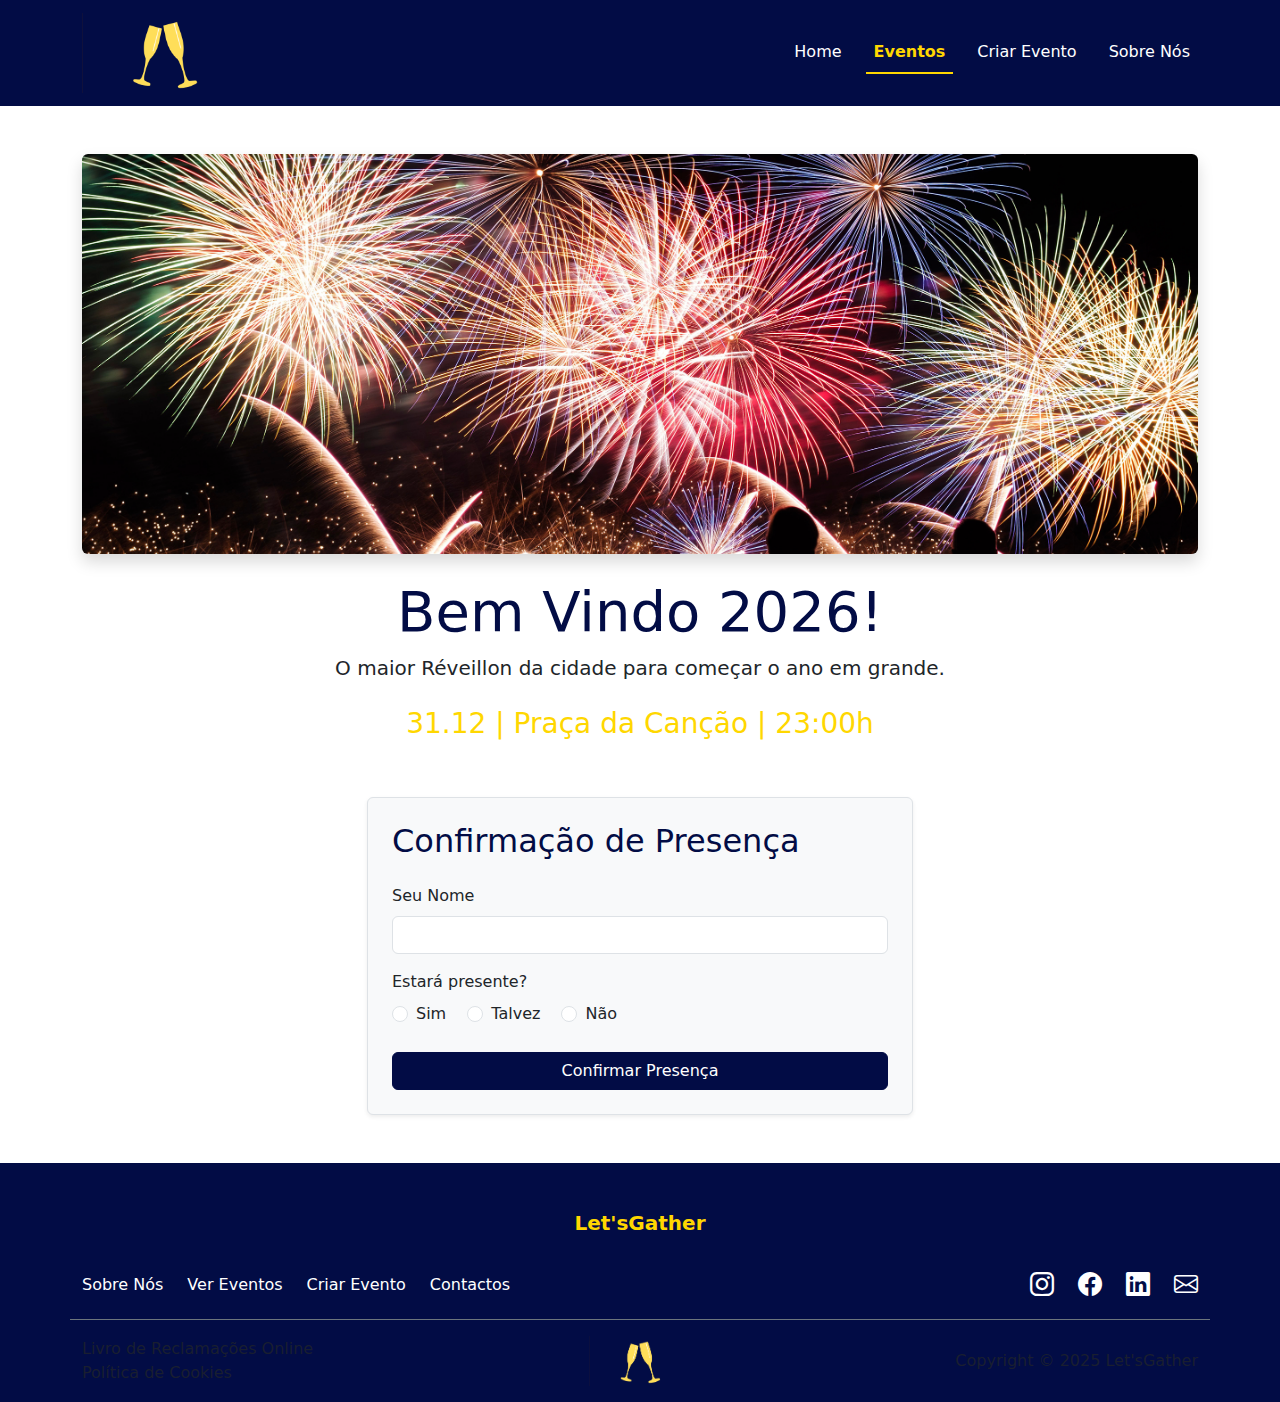
<file: evento-2.html>
<!DOCTYPE html>
<html lang="pt-pt">
<head>
    <meta charset="UTF-8">
    <meta name="viewport" content="width=device-width, initial-scale=1.0">
    <title>Let'sGather - Bem Vindo 2026!</title>
    <link rel="shortcut icon" href="imgs/logo-cima.png">
    <link rel="stylesheet" href="css/bootstrap.min.css">
    <link rel="stylesheet" href="css/bootstrap-icons.min.css">
    <link rel="stylesheet" href="css/custom.css"> 
</head>
<body>
    <nav class="navbar navbar-expand-lg navbar-custom">
    <div class="container">
        <a class="navbar-brand" href="index.html">
            <img style="max-height: 80px;width: auto;" src="imgs/logo-min.png" alt="Logo Let'sGather" srcset="">
        </a>
        <button class="navbar-toggler" type="button" data-bs-toggle="collapse" data-bs-target="#menu-principal" aria-controls="navbarNavAltMarkup" aria-expanded="false" aria-label="Toggle navigation">
        <span class="navbar-toggler-icon"></span>
        </button>
        <div class="collapse navbar-collapse" id="menu-principal">
            <div class="navbar-nav nav-underline ms-auto">
                <a class="nav-link" href="index.html">Home</a>
                <a class="nav-link active" aria-current="page" href="eventos.html">Eventos</a>
                <a class="nav-link" href="criar-evento.html">Criar Evento</a>
                <a class="nav-link" href="contactos.html">Sobre Nós</a>
            </div>
        </div>
    </div>
</nav>

    <main class="container my-5">
        <div class="row mb-5">
            <div class="col-12 text-center">
                <img src="imgs/2026jpg.jpg" alt="Bem Vindo 2026!" class="img-fluid rounded shadow img-detail-cover">
            </div>
            <div class="col-12 text-center mt-4">
                <h1 class="display-4 text-letsgather-blue">Bem Vindo 2026!</h1>
                <p class="lead">O maior Réveillon da cidade para começar o ano em grande.</p>
                <h3 class="mt-4 icon-yellow">31.12 | Praça da Canção | 23:00h</h3>
            </div>
        </div>
        <div class="row justify-content-center">
            <div class="col-lg-6">
                <div class="p-4 border rounded shadow-sm bg-light">
                    <h2 class="text-letsgather-blue mb-4">Confirmação de Presença</h2>
                    <form action="trataPresenca.php" method="post">
                        <div class="mb-3">
                            <label for="f-nome" class="form-label">Seu Nome</label>
                            <input id="f-nome" type="text" class="form-control" required>
                        </div>
                        <div class="mb-4">
                            <label class="form-label d-block">Estará presente?</label>
                            <div class="form-check form-check-inline">
                                <input class="form-check-input" type="radio" name="presenca" value="Sim" required>
                                <label class="form-check-label">Sim</label>
                            </div>
                            <div class="form-check form-check-inline">
                                <input class="form-check-input" type="radio" name="presenca" value="Talvez">
                                <label class="form-check-label">Talvez</label>
                            </div>
                            <div class="form-check form-check-inline">
                                <input class="form-check-input" type="radio" name="presenca" value="Nao">
                                <label class="form-check-label">Não</label>
                            </div>
                        </div>
                        <button type="submit" class="btn btn-letsgather-blue w-100">Confirmar Presença</button>
                    </form>
                </div>
            </div>
        </div>
    </main>
    <footer class="bg-dark-custom text-white pt-5 mt-5">
    <div class="container">
        
        <div class="row justify-content-center mb-4">
            <div class="col-md-6 text-center">
                <h3 class="mb-2 fw-bold icon-yellow fs-5">Let'sGather</h3> 
            </div>
        </div>
        
        <div class="row pb-3 border-bottom border-secondary">
            
            <div class="col-md-6 d-flex justify-content-start align-items-center">
                <ul class="list-unstyled d-flex gap-4 mb-0 fs-6">
                    <li><a href="contactos.html" class="text-white text-decoration-none">Sobre Nós</a></li>
                    <li><a href="eventos.html" class="text-white text-decoration-none">Ver Eventos</a></li>
                    <li><a href="criar-evento.html" class="text-white text-decoration-none">Criar Evento</a></li>
                    <li><a href="contactos.html" class="text-white text-decoration-none">Contactos</a></li>
                </ul>
            </div>
            
            <div class="col-md-6 d-flex justify-content-end align-items-center">
                <ul class="list-unstyled d-flex gap-4 mb-0 fs-4">
                    <li><a href="#" class="text-white"><i class="bi bi-instagram"></i></a></li>
                    <li><a href="#" class="text-white"><i class="bi bi-facebook"></i></a></li>
                    <li><a href="#" class="text-white"><i class="bi bi-linkedin"></i></a></li>
                    <li><a href="mailto:info@letsgather.com" class="text-white"><i class="bi bi-envelope"></i></a></li>
                </ul>
            </div>
        </div>
        
        <div class="row pt-3 pb-3 align-items-center">
            
            <div class="col-md-4">
                <ul class="list-unstyled mb-0">
                    <li><a href="#" class="text-muted text-decoration-none">Livro de Reclamações Online</a></li>
                    <li><a href="#" class="text-muted text-decoration-none">Política de Cookies</a></li>
                </ul>
            </div>
            
            <div class="col-md-4 text-center">
                <img src="imgs/logo-min.png" alt="Logo Let'sGather" style="max-height: 50px; width: auto;" class="img-fluid">
            </div>
            
            <div class="col-md-4 text-end">
                <p class="mb-0 text-muted">Copyright © 2025 Let'sGather</p>
            </div>
        </div>
        
    </div>
</footer>
    <script src="js/bootstrap.bundle.min.js"></script>
</body>
</html>
</file>
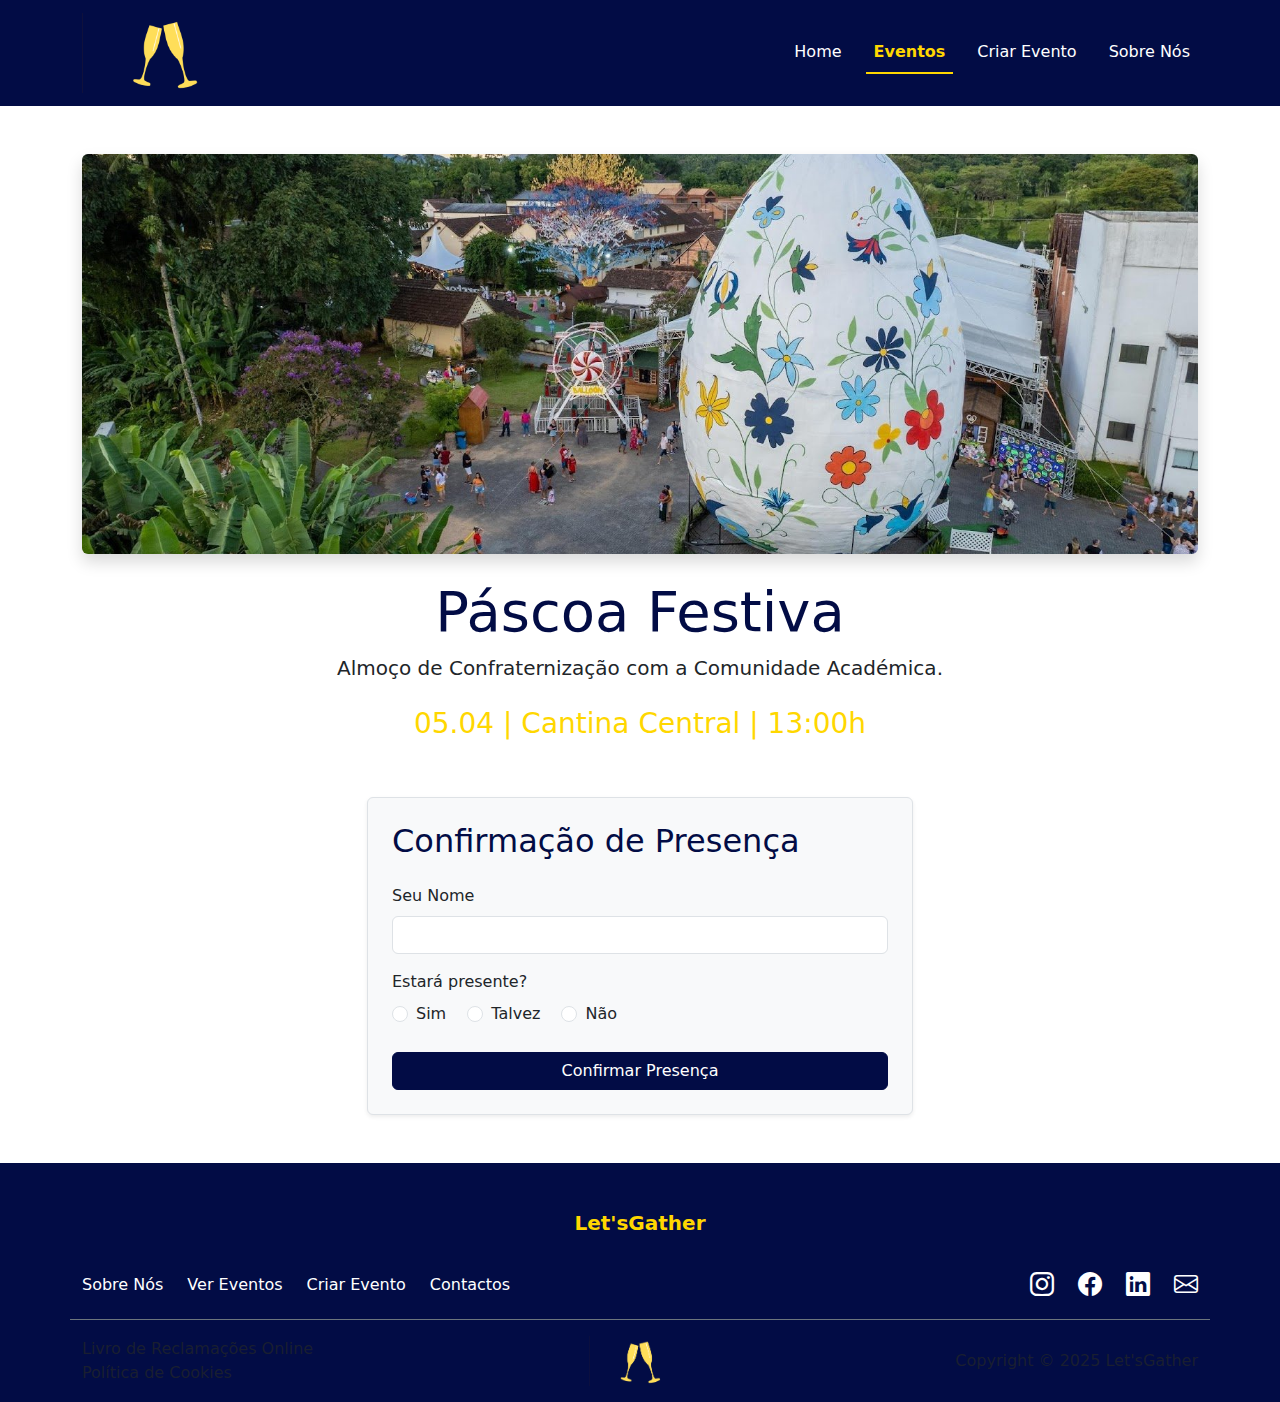
<file: evento-3.html>
<!DOCTYPE html>
<html lang="pt-pt">
<head>
    <meta charset="UTF-8">
    <meta name="viewport" content="width=device-width, initial-scale=1.0">
    <title>Let'sGather - Páscoa Festiva</title>
    <link rel="shortcut icon" href="imgs/logo-cima.png">
    <link rel="stylesheet" href="css/bootstrap.min.css">
    <link rel="stylesheet" href="css/bootstrap-icons.min.css">
    <link rel="stylesheet" href="css/custom.css"> 
</head>
<body>
    <nav class="navbar navbar-expand-lg navbar-custom">
    <div class="container">
        <a class="navbar-brand" href="index.html">
            <img style="max-height: 80px;width: auto;" src="imgs/logo-min.png" alt="Logo Let'sGather" srcset="">
        </a>
        <button class="navbar-toggler" type="button" data-bs-toggle="collapse" data-bs-target="#menu-principal" aria-controls="navbarNavAltMarkup" aria-expanded="false" aria-label="Toggle navigation">
        <span class="navbar-toggler-icon"></span>
        </button>
        <div class="collapse navbar-collapse" id="menu-principal">
            <div class="navbar-nav nav-underline ms-auto">
                <a class="nav-link" href="index.html">Home</a>
                <a class="nav-link active" aria-current="page" href="eventos.html">Eventos</a>
                <a class="nav-link" href="criar-evento.html">Criar Evento</a>
                <a class="nav-link" href="contactos.html">Sobre Nós</a>
            </div>
        </div>
    </div>
</nav>

    <main class="container my-5">
        <div class="row mb-5">
            <div class="col-12 text-center">
                <img src="imgs/pascoa.png" alt="Páscoa Festiva" class="img-fluid rounded shadow img-detail-cover">
            </div>
            <div class="col-12 text-center mt-4">
                <h1 class="display-4 text-letsgather-blue">Páscoa Festiva</h1>
                <p class="lead">Almoço de Confraternização com a Comunidade Académica.</p>
                <h3 class="mt-4 icon-yellow">05.04 | Cantina Central | 13:00h</h3>
            </div>
        </div>
        <div class="row justify-content-center">
            <div class="col-lg-6">
                <div class="p-4 border rounded shadow-sm bg-light">
                    <h2 class="text-letsgather-blue mb-4">Confirmação de Presença</h2>
                    <form action="trataPresenca.php" method="post">
                        <div class="mb-3">
                            <label for="f-nome" class="form-label">Seu Nome</label>
                            <input id="f-nome" type="text" class="form-control" required>
                        </div>
                        <div class="mb-4">
                            <label class="form-label d-block">Estará presente?</label>
                            <div class="form-check form-check-inline">
                                <input class="form-check-input" type="radio" name="presenca" value="Sim" required>
                                <label class="form-check-label">Sim</label>
                            </div>
                            <div class="form-check form-check-inline">
                                <input class="form-check-input" type="radio" name="presenca" value="Talvez">
                                <label class="form-check-label">Talvez</label>
                            </div>
                            <div class="form-check form-check-inline">
                                <input class="form-check-input" type="radio" name="presenca" value="Nao">
                                <label class="form-check-label">Não</label>
                            </div>
                        </div>
                        <button type="submit" class="btn btn-letsgather-blue w-100">Confirmar Presença</button>
                    </form>
                </div>
            </div>
        </div>
    </main>
    <footer class="bg-dark-custom text-white pt-5 mt-5">
    <div class="container">
        
        <div class="row justify-content-center mb-4">
            <div class="col-md-6 text-center">
                <h3 class="mb-2 fw-bold icon-yellow fs-5">Let'sGather</h3> 
            </div>
        </div>
        
        <div class="row pb-3 border-bottom border-secondary">
            
            <div class="col-md-6 d-flex justify-content-start align-items-center">
                <ul class="list-unstyled d-flex gap-4 mb-0 fs-6">
                    <li><a href="contactos.html" class="text-white text-decoration-none">Sobre Nós</a></li>
                    <li><a href="eventos.html" class="text-white text-decoration-none">Ver Eventos</a></li>
                    <li><a href="criar-evento.html" class="text-white text-decoration-none">Criar Evento</a></li>
                    <li><a href="contactos.html" class="text-white text-decoration-none">Contactos</a></li>
                </ul>
            </div>
            
            <div class="col-md-6 d-flex justify-content-end align-items-center">
                <ul class="list-unstyled d-flex gap-4 mb-0 fs-4">
                    <li><a href="#" class="text-white"><i class="bi bi-instagram"></i></a></li>
                    <li><a href="#" class="text-white"><i class="bi bi-facebook"></i></a></li>
                    <li><a href="#" class="text-white"><i class="bi bi-linkedin"></i></a></li>
                    <li><a href="mailto:info@letsgather.com" class="text-white"><i class="bi bi-envelope"></i></a></li>
                </ul>
            </div>
        </div>
        
        <div class="row pt-3 pb-3 align-items-center">
            
            <div class="col-md-4">
                <ul class="list-unstyled mb-0">
                    <li><a href="#" class="text-muted text-decoration-none">Livro de Reclamações Online</a></li>
                    <li><a href="#" class="text-muted text-decoration-none">Política de Cookies</a></li>
                </ul>
            </div>
            
            <div class="col-md-4 text-center">
                <img src="imgs/logo-min.png" alt="Logo Let'sGather" style="max-height: 50px; width: auto;" class="img-fluid">
            </div>
            
            <div class="col-md-4 text-end">
                <p class="mb-0 text-muted">Copyright © 2025 Let'sGather</p>
            </div>
        </div>
        
    </div>
</footer>
    <script src="js/bootstrap.bundle.min.js"></script>
</body>
</html>
</file>
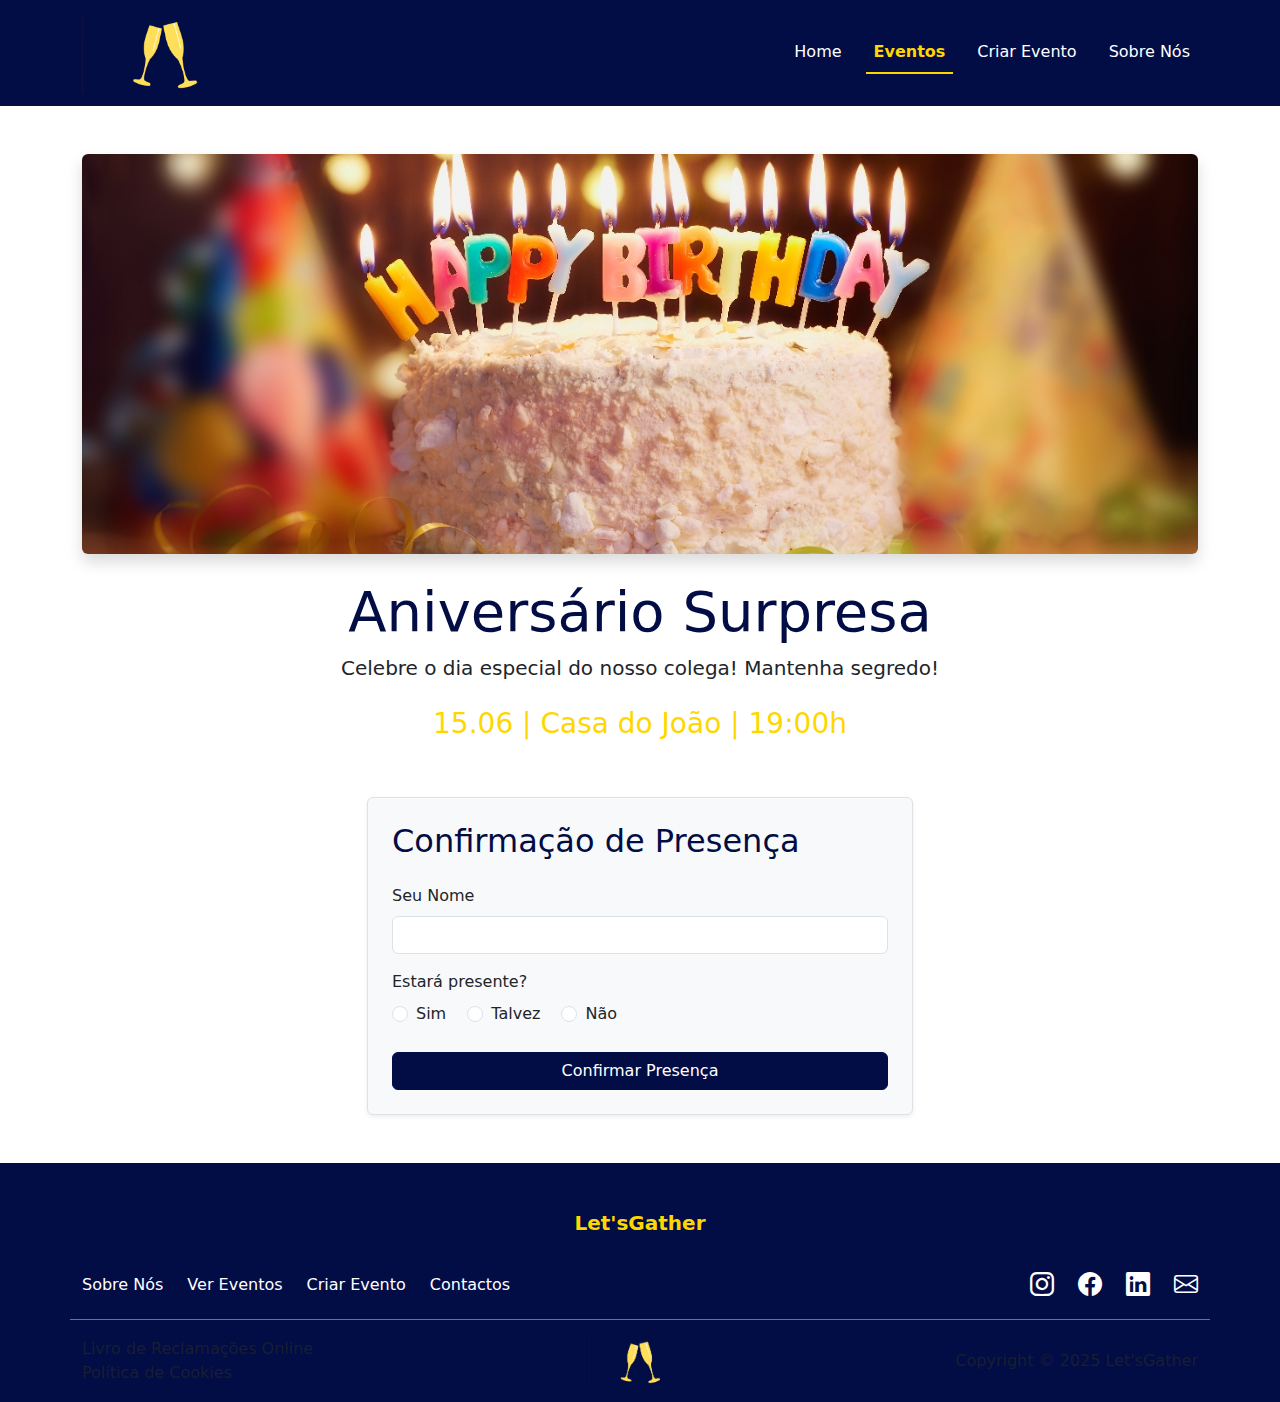
<file: evento-4.html>
<!DOCTYPE html>
<html lang="pt-pt">
<head>
    <meta charset="UTF-8">
    <meta name="viewport" content="width=device-width, initial-scale=1.0">
    <title>Let'sGather - Aniversário Surpresa</title>
    <link rel="shortcut icon" href="imgs/logo-cima.png">
    <link rel="stylesheet" href="css/bootstrap.min.css">
    <link rel="stylesheet" href="css/bootstrap-icons.min.css">
    <link rel="stylesheet" href="css/custom.css"> 
</head>
<body>
    <nav class="navbar navbar-expand-lg navbar-custom">
    <div class="container">
        <a class="navbar-brand" href="index.html">
            <img style="max-height: 80px;width: auto;" src="imgs/logo-min.png" alt="Logo Let'sGather" srcset="">
        </a>
        <button class="navbar-toggler" type="button" data-bs-toggle="collapse" data-bs-target="#menu-principal" aria-controls="navbarNavAltMarkup" aria-expanded="false" aria-label="Toggle navigation">
        <span class="navbar-toggler-icon"></span>
        </button>
        <div class="collapse navbar-collapse" id="menu-principal">
            <div class="navbar-nav nav-underline ms-auto">
                <a class="nav-link" href="index.html">Home</a>
                <a class="nav-link active" aria-current="page" href="eventos.html">Eventos</a>
                <a class="nav-link" href="criar-evento.html">Criar Evento</a>
                <a class="nav-link" href="contactos.html">Sobre Nós</a>
            </div>
        </div>
    </div>
</nav>

    <main class="container my-5">
       <div class="row mb-5">
            <div class="col-12 text-center">
                <img src="imgs/aiversario2.jpg" alt="Aniversário Surpresa" class="img-fluid rounded shadow img-detail-cover">
             </div>
            <div class="col-12 text-center mt-4">
                <h1 class="display-4 text-letsgather-blue">Aniversário Surpresa</h1>
                <p class="lead">Celebre o dia especial do nosso colega! Mantenha segredo!</p>
                <h3 class="mt-4 icon-yellow">15.06 | Casa do João | 19:00h</h3>
            </div>
        </div>
        <div class="row justify-content-center">
            <div class="col-lg-6">
                <div class="p-4 border rounded shadow-sm bg-light">
                    <h2 class="text-letsgather-blue mb-4">Confirmação de Presença</h2>
                    <form action="trataPresenca.php" method="post">
                        <div class="mb-3">
                            <label for="f-nome" class="form-label">Seu Nome</label>
                            <input id="f-nome" type="text" class="form-control" required>
                        </div>
                        <div class="mb-4">
                            <label class="form-label d-block">Estará presente?</label>
                            <div class="form-check form-check-inline">
                                <input class="form-check-input" type="radio" name="presenca" value="Sim" required>
                                <label class="form-check-label">Sim</label>
                            </div>
                            <div class="form-check form-check-inline">
                                <input class="form-check-input" type="radio" name="presenca" value="Talvez">
                                <label class="form-check-label">Talvez</label>
                            </div>
                            <div class="form-check form-check-inline">
                                <input class="form-check-input" type="radio" name="presenca" value="Nao">
                                <label class="form-check-label">Não</label>
                            </div>
                        </div>
                        <button type="submit" class="btn btn-letsgather-blue w-100">Confirmar Presença</button>
                    </form>
                </div>
            </div>
        </div>
    </main>
    <footer class="bg-dark-custom text-white pt-5 mt-5">
    <div class="container">
        
        <div class="row justify-content-center mb-4">
            <div class="col-md-6 text-center">
                <h3 class="mb-2 fw-bold icon-yellow fs-5">Let'sGather</h3> 
            </div>
        </div>
        
        <div class="row pb-3 border-bottom border-secondary">
            
            <div class="col-md-6 d-flex justify-content-start align-items-center">
                <ul class="list-unstyled d-flex gap-4 mb-0 fs-6">
                    <li><a href="contactos.html" class="text-white text-decoration-none">Sobre Nós</a></li>
                    <li><a href="eventos.html" class="text-white text-decoration-none">Ver Eventos</a></li>
                    <li><a href="criar-evento.html" class="text-white text-decoration-none">Criar Evento</a></li>
                    <li><a href="contactos.html" class="text-white text-decoration-none">Contactos</a></li>
                </ul>
            </div>
            
            <div class="col-md-6 d-flex justify-content-end align-items-center">
                <ul class="list-unstyled d-flex gap-4 mb-0 fs-4">
                    <li><a href="#" class="text-white"><i class="bi bi-instagram"></i></a></li>
                    <li><a href="#" class="text-white"><i class="bi bi-facebook"></i></a></li>
                    <li><a href="#" class="text-white"><i class="bi bi-linkedin"></i></a></li>
                    <li><a href="mailto:info@letsgather.com" class="text-white"><i class="bi bi-envelope"></i></a></li>
                </ul>
            </div>
        </div>
        
        <div class="row pt-3 pb-3 align-items-center">
            
            <div class="col-md-4">
                <ul class="list-unstyled mb-0">
                    <li><a href="#" class="text-muted text-decoration-none">Livro de Reclamações Online</a></li>
                    <li><a href="#" class="text-muted text-decoration-none">Política de Cookies</a></li>
                </ul>
            </div>
            
            <div class="col-md-4 text-center">
                <img src="imgs/logo-min.png" alt="Logo Let'sGather" style="max-height: 50px; width: auto;" class="img-fluid">
            </div>
            
            <div class="col-md-4 text-end">
                <p class="mb-0 text-muted">Copyright © 2025 Let'sGather</p>
            </div>
        </div>
        
    </div>
</footer>
    <script src="js/bootstrap.bundle.min.js"></script>
</body>
</html>
</file>
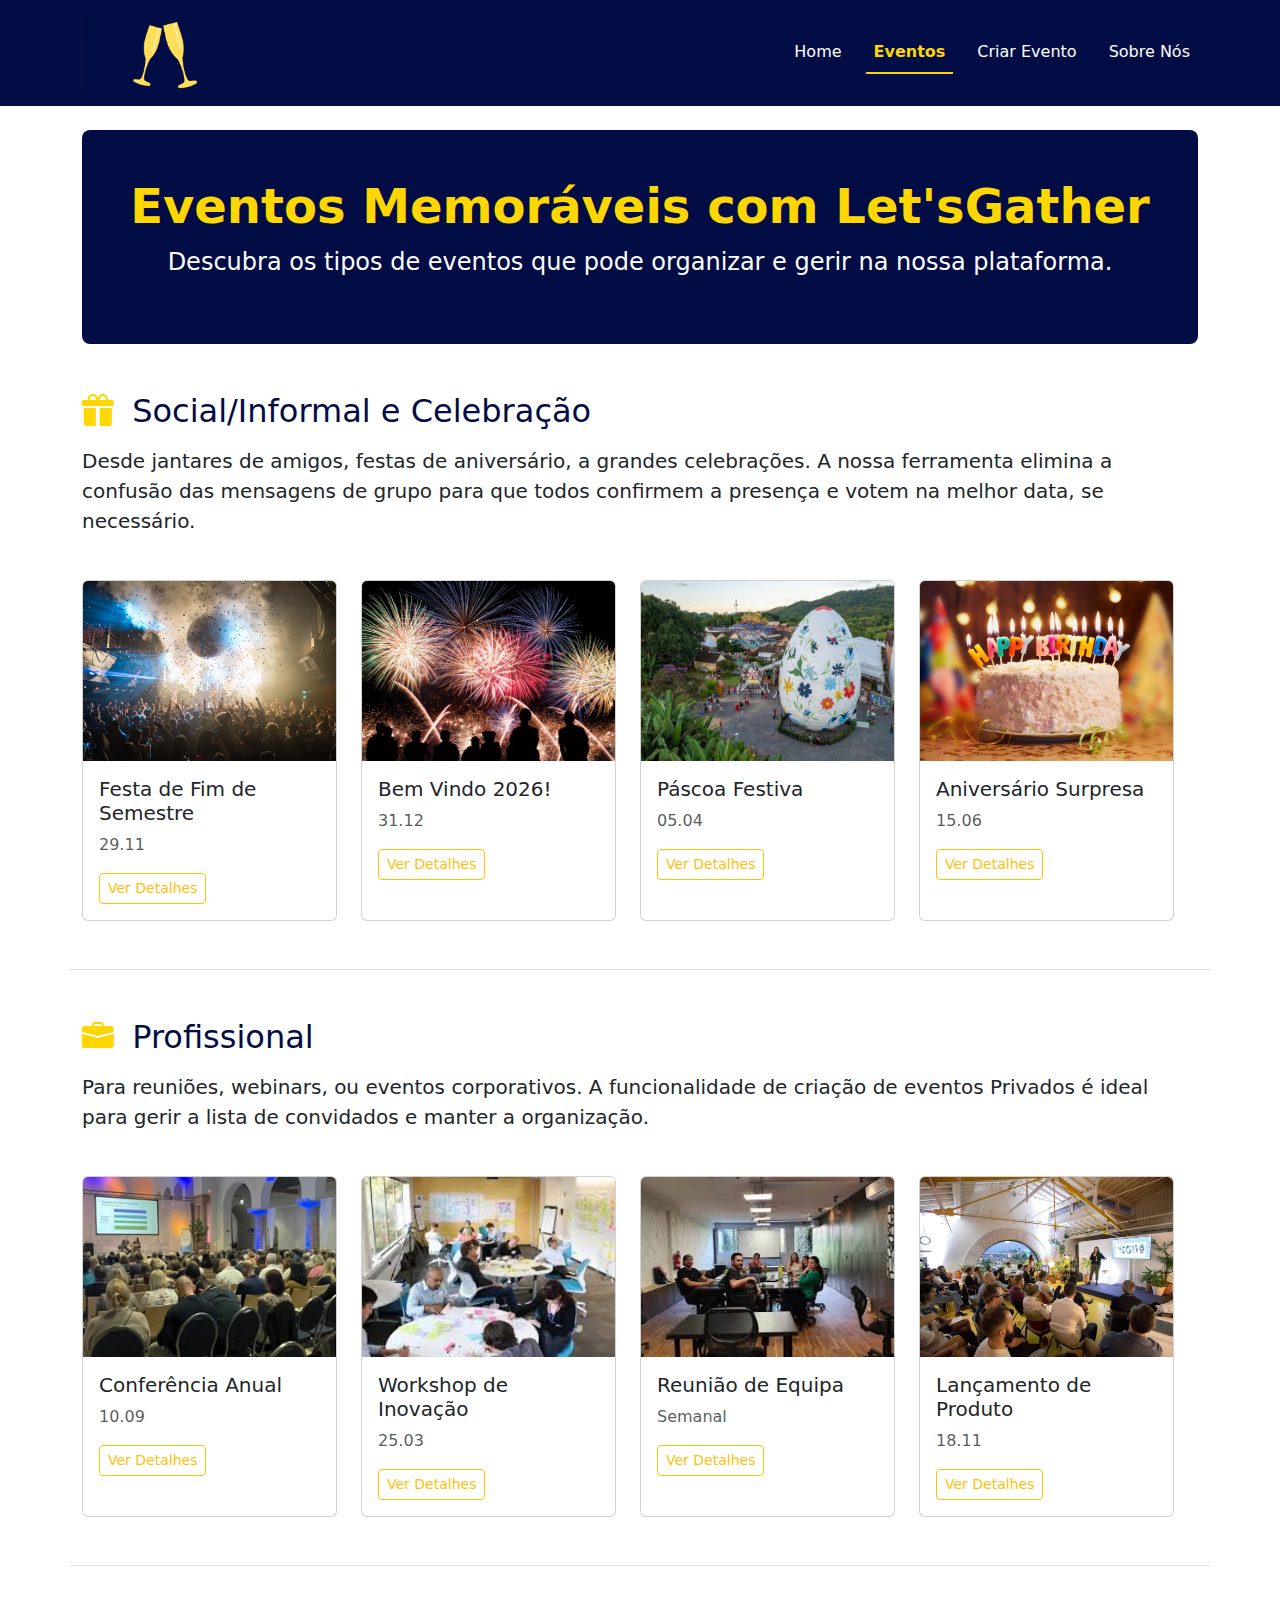
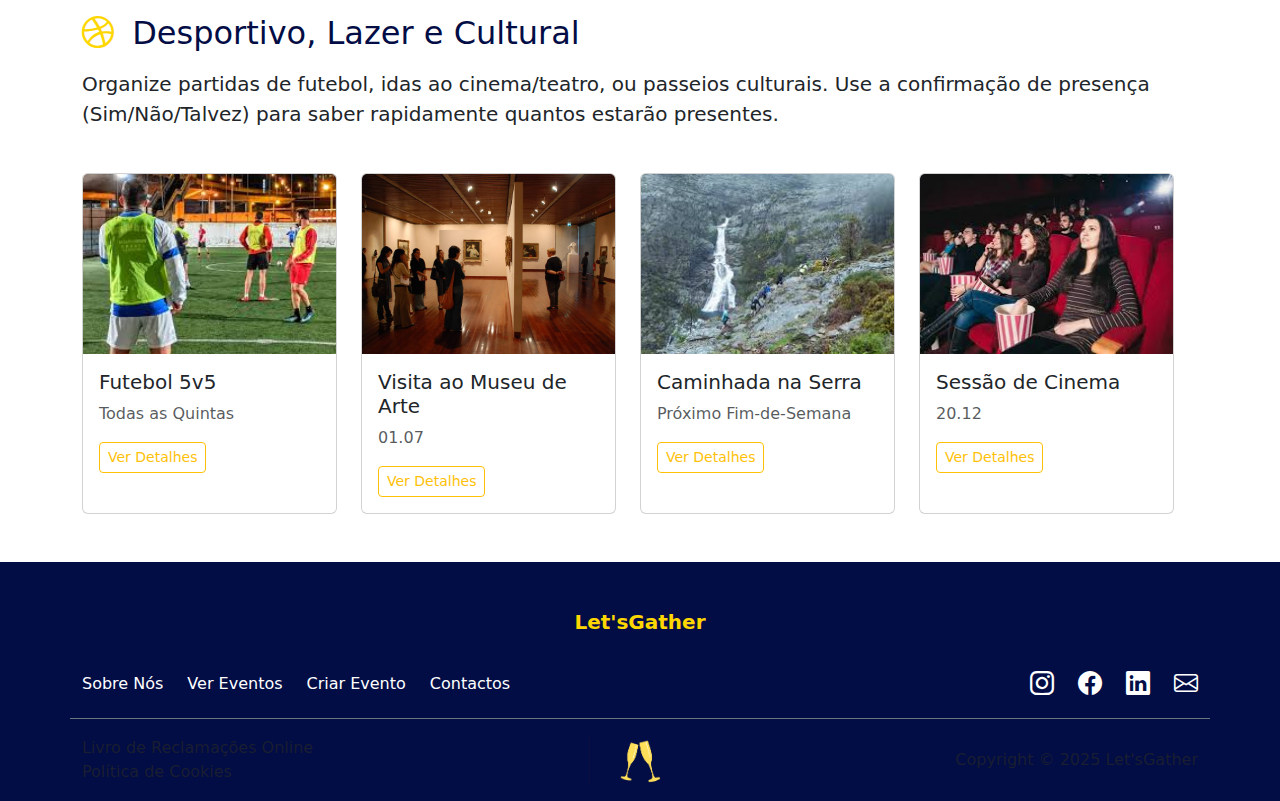
<file: eventos.html>
<!DOCTYPE html>
<html lang="pt-pt">
<head>
    <meta charset="UTF-8">
    <meta name="viewport" content="width=device-width, initial-scale=1.0">
    <title>Let'sGather - Nossos Eventos</title>
    <link rel="shortcut icon" href="imgs/logo-cima.png">
    <link rel="stylesheet" href="css/bootstrap.min.css">
    <link rel="stylesheet" href="css/bootstrap-icons.min.css">
    <link rel="stylesheet" href="css/custom.css">
</head>
<body>

    <nav class="navbar navbar-expand-lg navbar-custom">
        <div class="container">
            <a class="navbar-brand" href="index.html">
                <img style="max-height: 80px;width: auto;" src="imgs/logo-min.png" alt="Logo Let'sGather" srcset="">
            </a>
            <button class="navbar-toggler" type="button" data-bs-toggle="collapse" data-bs-target="#menu-principal" aria-controls="navbarNavAltMarkup" aria-expanded="false" aria-label="Toggle navigation">
            <span class="navbar-toggler-icon"></span>
            </button>
            <div class="collapse navbar-collapse" id="menu-principal">
                <div class="navbar-nav nav-underline ms-auto">
                    <a class="nav-link" href="index.html">Home</a>
                    <a class="nav-link active" aria-current="page" href="eventos.html">Eventos</a>
                    <a class="nav-link" aria-current="page" href="criar-evento.html">Criar Evento</a> 
                    <a class="nav-link" href="contactos.html">Sobre Nós</a>
                </div>
            </div>
        </div>
    </nav>
    
    <div class="container mt-4 mb-5">
        <div class="p-5 text-center text-white rounded-3 hero-section">
            <h1 class="display-5 fw-bold" style="color: #FFD700;">Eventos Memoráveis com Let'sGather</h1>
            <p class="fs-4">Descubra os tipos de eventos que pode organizar e gerir na nossa plataforma.</p>
        </div>
    </div>

    <main class="container">
    
    <section class="row mb-5 pb-5 border-bottom">
        <div class="col-lg-12">
            <h2 class="mb-3 text-letsgather-blue"><i class="bi bi-gift-fill me-2 icon-yellow"></i> Social/Informal e Celebração</h2>
            <p class="lead">Desde jantares de amigos, festas de aniversário, a grandes celebrações. A nossa ferramenta elimina a confusão das mensagens de grupo para que todos confirmem a presença e votem na melhor data, se necessário.</p>
        </div>
        <div class="row row-cols-1 row-cols-md-2 row-cols-lg-4 g-4 mt-1">
            <div class="col">
                <div class="card h-100">
                    <img src="imgs/festasemestrejpg.jpg" class="card-img-top w-100 img-card-cover" alt="Festa de fim de semestre">
                    <div class="card-body">
                        <h5 class="card-title">Festa de Fim de Semestre</h5>
                        <p class="card-text text-muted">29.11</p>
                        <a href="evento-1.html" class="btn btn-sm btn-outline-warning">Ver Detalhes</a>
                    </div>
                </div>
            </div>
             <div class="col">
                <div class="card h-100">
                    <img src="imgs/2026jpg.jpg" class="card-img-top w-100 img-card-cover" alt="Bem Vindo 2026">
                    <div class="card-body">
                        <h5 class="card-title">Bem Vindo 2026!</h5>
                        <p class="card-text text-muted">31.12</p>
                        <a href="evento-2.html" class="btn btn-sm btn-outline-warning">Ver Detalhes</a>
                    </div>
                </div>
            </div>
             <div class="col">
                <div class="card h-100">
                    <img src="imgs/pascoa.png" class="card-img-top w-100 img-card-cover" alt="Páscoa Festiva">
                    <div class="card-body">
                        <h5 class="card-title">Páscoa Festiva</h5>
                        <p class="card-text text-muted">05.04</p>
                        <a href="evento-3.html" class="btn btn-sm btn-outline-warning">Ver Detalhes</a>
                    </div>
                </div>
            </div>
            <div class="col">
                <div class="card h-100">
                    <img src="imgs/aiversario2.jpg" class="card-img-top w-100 img-card-cover" alt="Aniversário Surpresa">
                    <div class="card-body">
                        <h5 class="card-title">Aniversário Surpresa</h5>
                        <p class="card-text text-muted">15.06</p>
                        <a href="evento-4.html" class="btn btn-sm btn-outline-warning">Ver Detalhes</a>
                    </div>
                </div>
            </div>
        </div>
    </section>

    <section class="row mb-5 pb-5 border-bottom">
        <div class="col-lg-12">
            <h2 class="mb-3 text-letsgather-blue"><i class="bi bi-briefcase-fill me-2 icon-yellow"></i> Profissional</h2>
            <p class="lead">Para reuniões, webinars, ou eventos corporativos. A funcionalidade de criação de eventos Privados é ideal para gerir a lista de convidados e manter a organização.</p>
        </div>
        <div class="row row-cols-1 row-cols-md-2 row-cols-lg-4 g-4 mt-1">
            <div class="col">
                <div class="card h-100">
                    <img src="imgs/conferanual.png" class="card-img-top w-100 img-card-cover" alt="Conferência Anual">
                    <div class="card-body">
                        <h5 class="card-title">Conferência Anual</h5>
                        <p class="card-text text-muted">10.09</p>
                        <a href="#" class="btn btn-sm btn-outline-warning">Ver Detalhes</a>
                    </div>
                </div>
            </div>
            <div class="col">
                <div class="card h-100">
                    <img src="imgs/workshop.png" class="card-img-top w-100 img-card-cover" alt="Workshop de Inovação">
                    <div class="card-body">
                        <h5 class="card-title">Workshop de Inovação</h5>
                        <p class="card-text text-muted">25.03</p>
                        <a href="#" class="btn btn-sm btn-outline-warning">Ver Detalhes</a>
                    </div>
                </div>
            </div>
            <div class="col">
                <div class="card h-100">
                    <img src="imgs/reuniaoequipa.png" class="card-img-top w-100 img-card-cover" alt="Reunião de Equipa">
                    <div class="card-body">
                        <h5 class="card-title">Reunião de Equipa</h5>
                        <p class="card-text text-muted">Semanal</p>
                        <a href="#" class="btn btn-sm btn-outline-warning">Ver Detalhes</a>
                    </div>
                </div>
            </div>
            <div class="col">
                <div class="card h-100">
                    <img src="imgs/lancproduto.png" class="card-img-top w-100 img-card-cover" alt="Lançamento de Produto">
                    <div class="card-body">
                        <h5 class="card-title">Lançamento de Produto</h5>
                        <p class="card-text text-muted">18.11</p>
                        <a href="#" class="btn btn-sm btn-outline-warning">Ver Detalhes</a>
                    </div>
                </div>
            </div>
        </div>
    </section>

    <section class="row mb-5">
        <div class="col-lg-12">
            <h2 class="mb-3 text-letsgather-blue"><i class="bi bi-dribbble me-2 icon-yellow"></i> Desportivo, Lazer e Cultural</h2>
            <p class="lead">Organize partidas de futebol, idas ao cinema/teatro, ou passeios culturais. Use a confirmação de presença (Sim/Não/Talvez) para saber rapidamente quantos estarão presentes.</p>
        </div>
        <div class="row row-cols-1 row-cols-md-2 row-cols-lg-4 g-4 mt-1">
            <div class="col">
                <div class="card h-100">
                    <img src="imgs/5vs5.png" class="card-img-top w-100 img-card-cover" alt="Futebol 5v5">
                    <div class="card-body">
                        <h5 class="card-title">Futebol 5v5</h5>
                        <p class="card-text text-muted">Todas as Quintas</p>
                        <a href="#" class="btn btn-sm btn-outline-warning">Ver Detalhes</a>
                    </div>
                </div>
            </div>
            <div class="col">
                <div class="card h-100">
                    <img src="imgs/vismuseu.png" class="card-img-top w-100 img-card-cover" alt="Visita ao Museu de Arte">
                    <div class="card-body">
                        <h5 class="card-title">Visita ao Museu de Arte</h5>
                        <p class="card-text text-muted">01.07</p>
                        <a href="#" class="btn btn-sm btn-outline-warning">Ver Detalhes</a>
                    </div>
                </div>
            </div>
            <div class="col">
                <div class="card h-100">
                    <img src="imgs/camiserra.png" class="card-img-top w-100 img-card-cover" alt="Caminhada na Serra">
                    <div class="card-body">
                        <h5 class="card-title">Caminhada na Serra</h5>
                        <p class="card-text text-muted">Próximo Fim-de-Semana</p>
                        <a href="#" class="btn btn-sm btn-outline-warning">Ver Detalhes</a>
                    </div>
                </div>
            </div>
            <div class="col">
                <div class="card h-100">
                    <img src="imgs/cinema.png" class="card-img-top w-100 img-card-cover" alt="Sessão de Cinema">
                    <div class="card-body">
                        <h5 class="card-title">Sessão de Cinema</h5>
                        <p class="card-text text-muted">20.12</p>
                        <a href="#" class="btn btn-sm btn-outline-warning">Ver Detalhes</a>
                    </div>
                </div>
            </div>
        </div>
    </section>

</main>

    </main>

    <footer class="bg-dark-custom text-white pt-5 mt-5">
    <div class="container">
        
        <div class="row justify-content-center mb-4">
            <div class="col-md-6 text-center">
                <h3 class="mb-2 fw-bold icon-yellow fs-5">Let'sGather</h3> 
            </div>
        </div>
        
        <div class="row pb-3 border-bottom border-secondary">
            
            <div class="col-md-6 d-flex justify-content-start align-items-center">
                <ul class="list-unstyled d-flex gap-4 mb-0 fs-6">
                    <li><a href="contactos.html" class="text-white text-decoration-none">Sobre Nós</a></li>
                    <li><a href="eventos.html" class="text-white text-decoration-none">Ver Eventos</a></li>
                    <li><a href="criar-evento.html" class="text-white text-decoration-none">Criar Evento</a></li>
                    <li><a href="contactos.html" class="text-white text-decoration-none">Contactos</a></li>
                </ul>
            </div>
            
            <div class="col-md-6 d-flex justify-content-end align-items-center">
                <ul class="list-unstyled d-flex gap-4 mb-0 fs-4">
                    <li><a href="#" class="text-white"><i class="bi bi-instagram"></i></a></li>
                    <li><a href="#" class="text-white"><i class="bi bi-facebook"></i></a></li>
                    <li><a href="#" class="text-white"><i class="bi bi-linkedin"></i></a></li>
                    <li><a href="mailto:info@letsgather.com" class="text-white"><i class="bi bi-envelope"></i></a></li>
                </ul>
            </div>
        </div>
        
        <div class="row pt-3 pb-3 align-items-center">
            
            <div class="col-md-4">
                <ul class="list-unstyled mb-0">
                    <li><a href="#" class="text-muted text-decoration-none">Livro de Reclamações Online</a></li>
                    <li><a href="#" class="text-muted text-decoration-none">Política de Cookies</a></li>
                </ul>
            </div>
            
            <div class="col-md-4 text-center">
                <img src="imgs/logo-min.png" alt="Logo Let'sGather" style="max-height: 50px; width: auto;" class="img-fluid">
            </div>
            
            <div class="col-md-4 text-end">
                <p class="mb-0 text-muted">Copyright © 2025 Let'sGather</p>
            </div>
        </div>
        
    </div>
</footer>
    
    <script src="js/bootstrap.bundle.min.js"></script>
</body>
</html>
</file>
<file: css/custom.css>
:root {
    --letsgather-blue: #020C45;
    --letsgather-yellow: #FFD700;
}

.navbar-custom {
    background-color: var(--letsgather-blue) !important;
}

.navbar-custom .navbar-nav .nav-link {
    color: white !important;
}

.navbar-custom .navbar-nav .nav-link.active {
    color: var(--letsgather-yellow) !important;
    border-bottom: 2px solid var(--letsgather-yellow); 
}

.hero-section {
    background-color: var(--letsgather-blue) !important;
    color: white !important; 
}

.icon-yellow {
    color: var(--letsgather-yellow) !important;
}

.text-letsgather-blue {
    color: var(--letsgather-blue) !important;
}

.bg-dark-custom {
    background-color: var(--letsgather-blue) !important;
}

.img-card-cover {
    height: 180px; 
    object-fit: cover; 
}

.img-detail-cover {
    height: 400px; 
    object-fit: cover; 
    width: 100%; 
}
.border-letsgather-blue {
    border-color: var(--letsgather-blue) !important;
}

.btn-letsgather-blue {
    background-color: var(--letsgather-blue); 
    border-color: var(--letsgather-blue);     
    color: white !important;
    font-weight: 500;
    transition: all 0.3s ease; 
}


.btn-letsgather-blue:hover {
    background-color: #FFD700 !important; 
    border-color: #FFD700 !important;
    color: #000 !important; 
    transform: scale(1.02); 
    box-shadow: 0 4px 10px rgba(0,0,0,0.15); 
}
</file>
